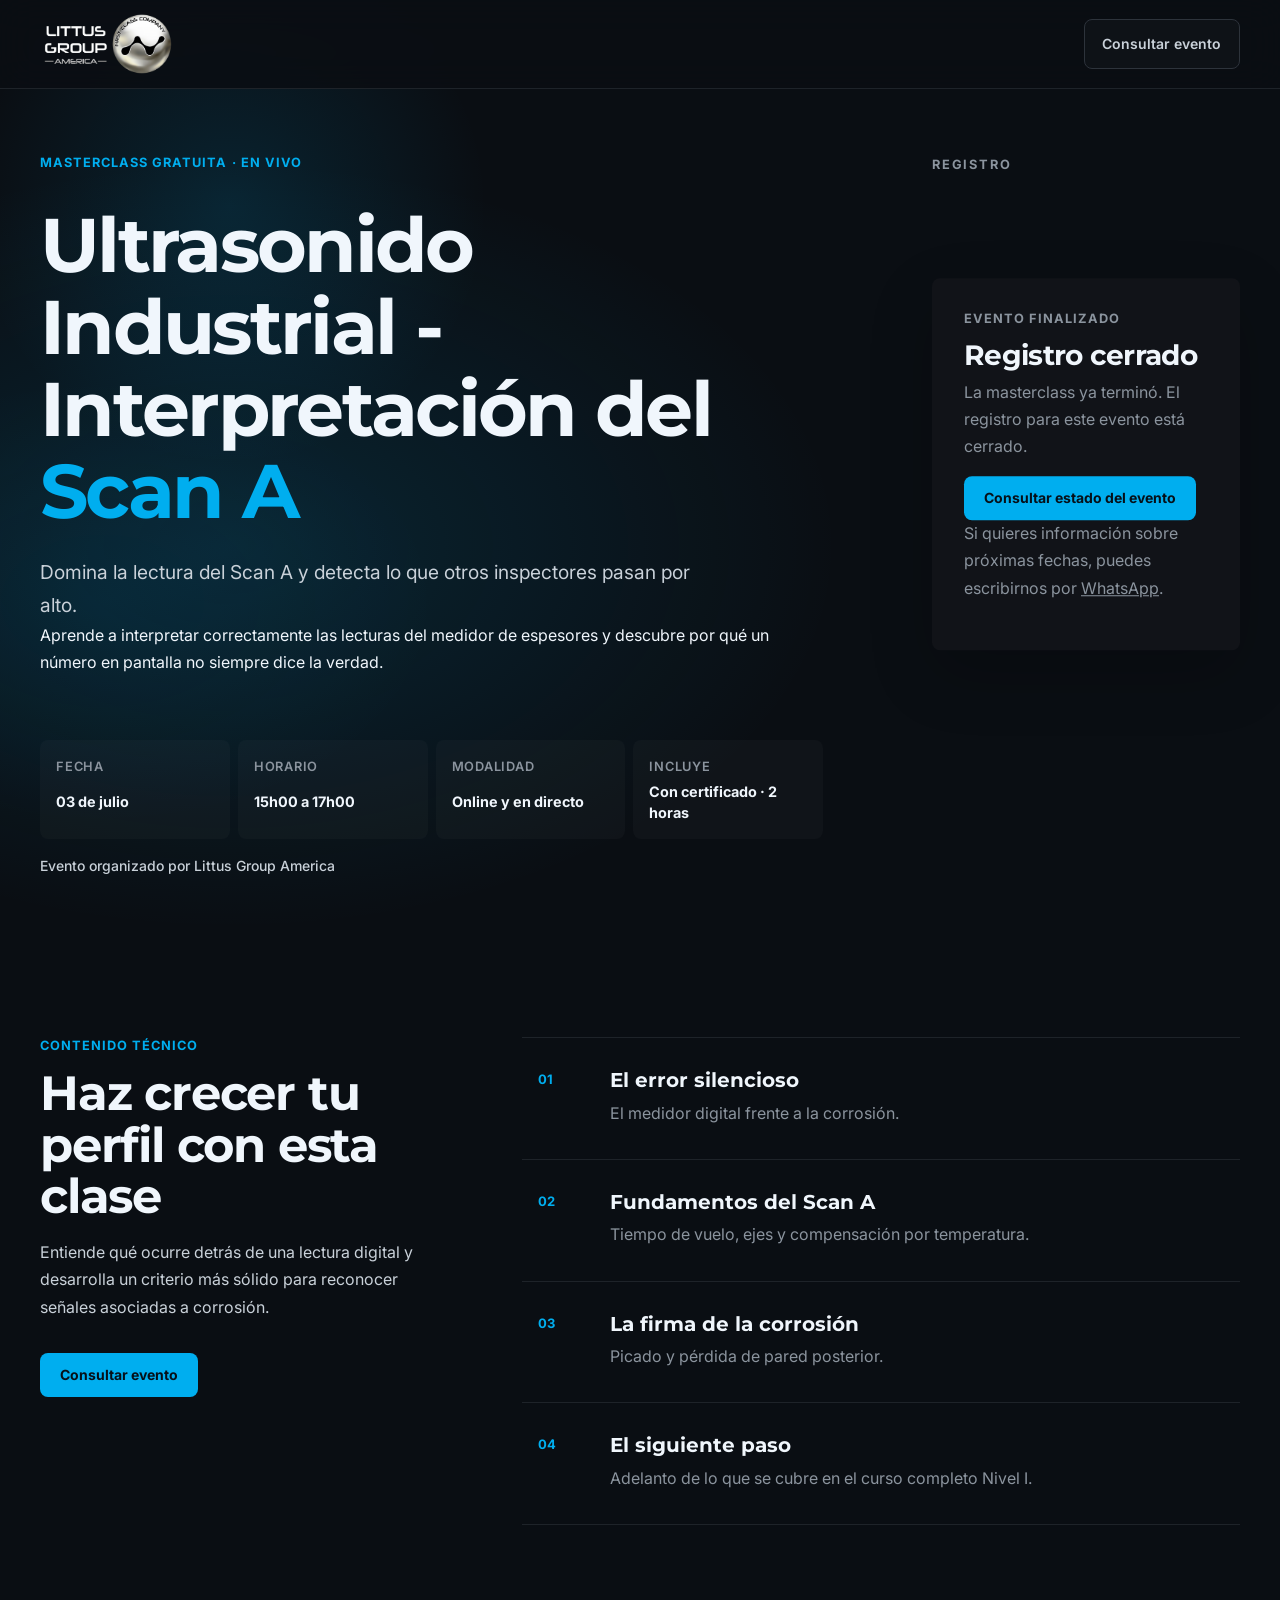
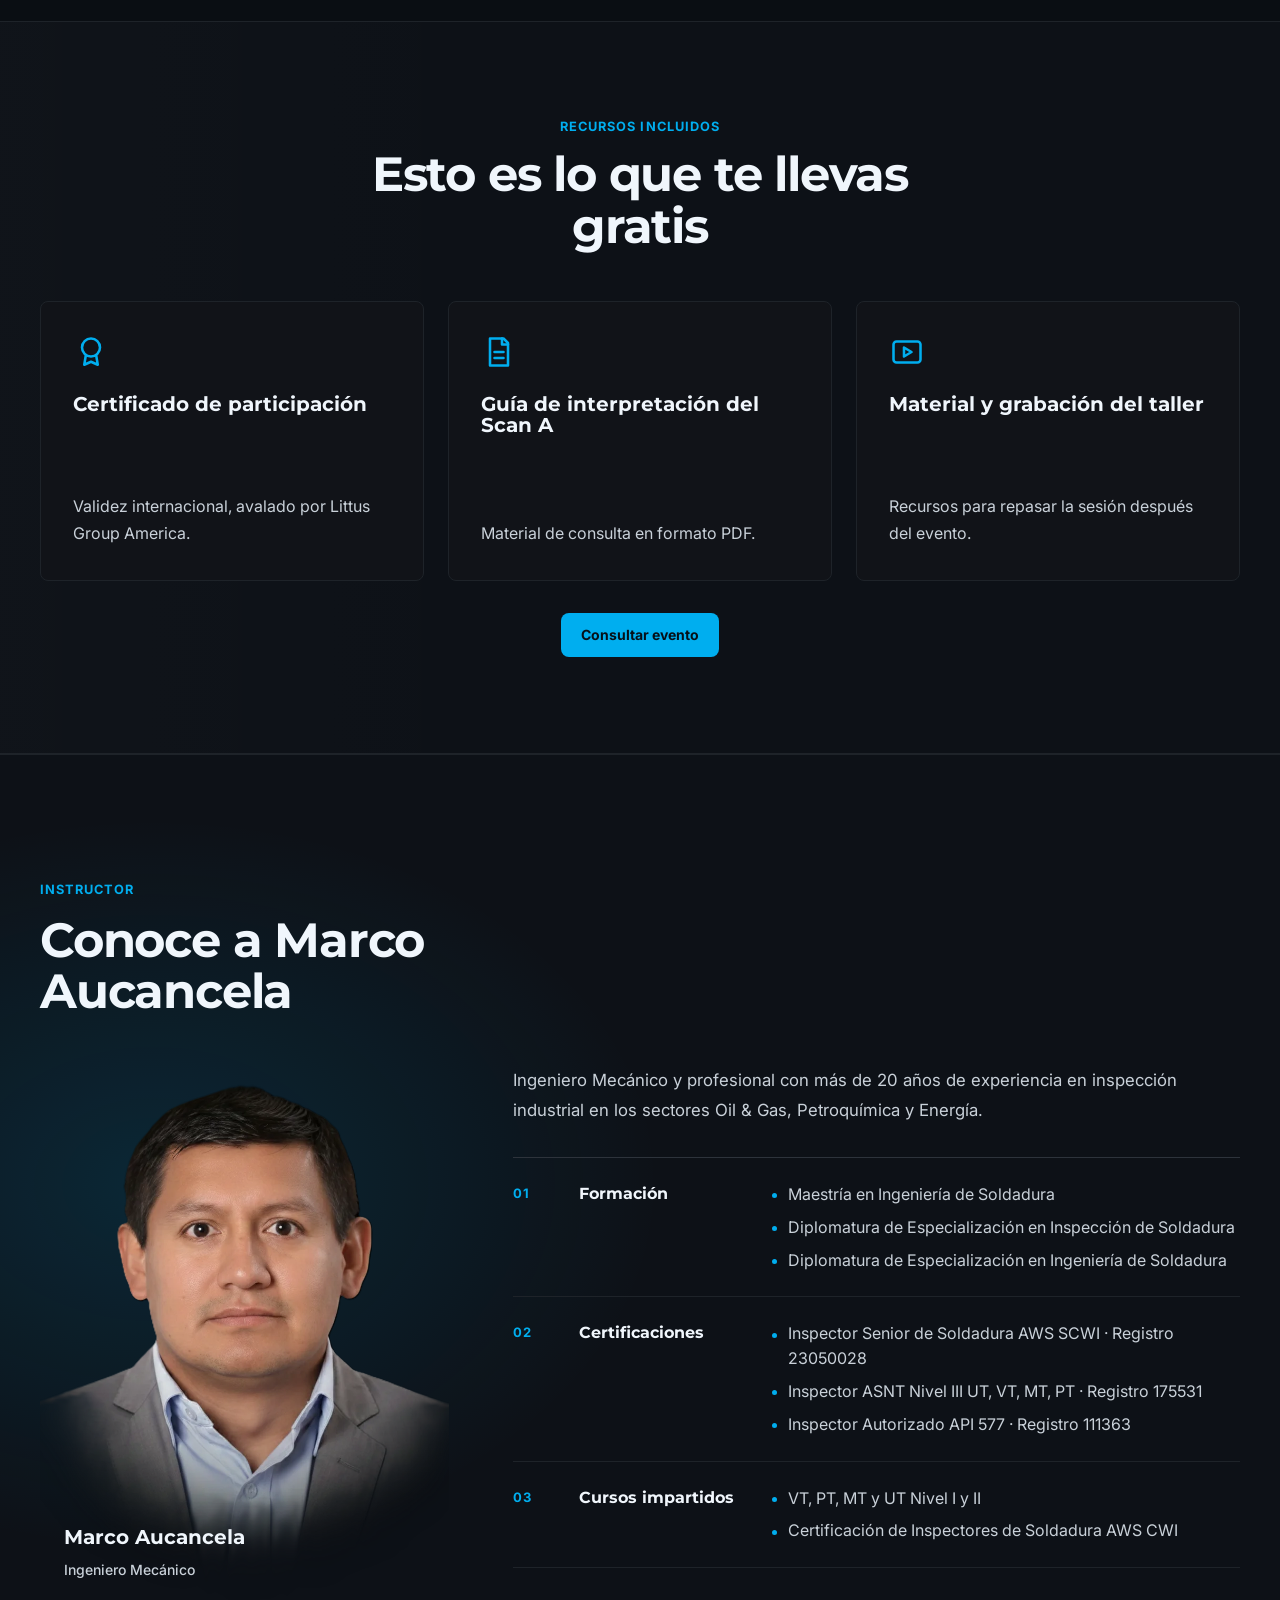
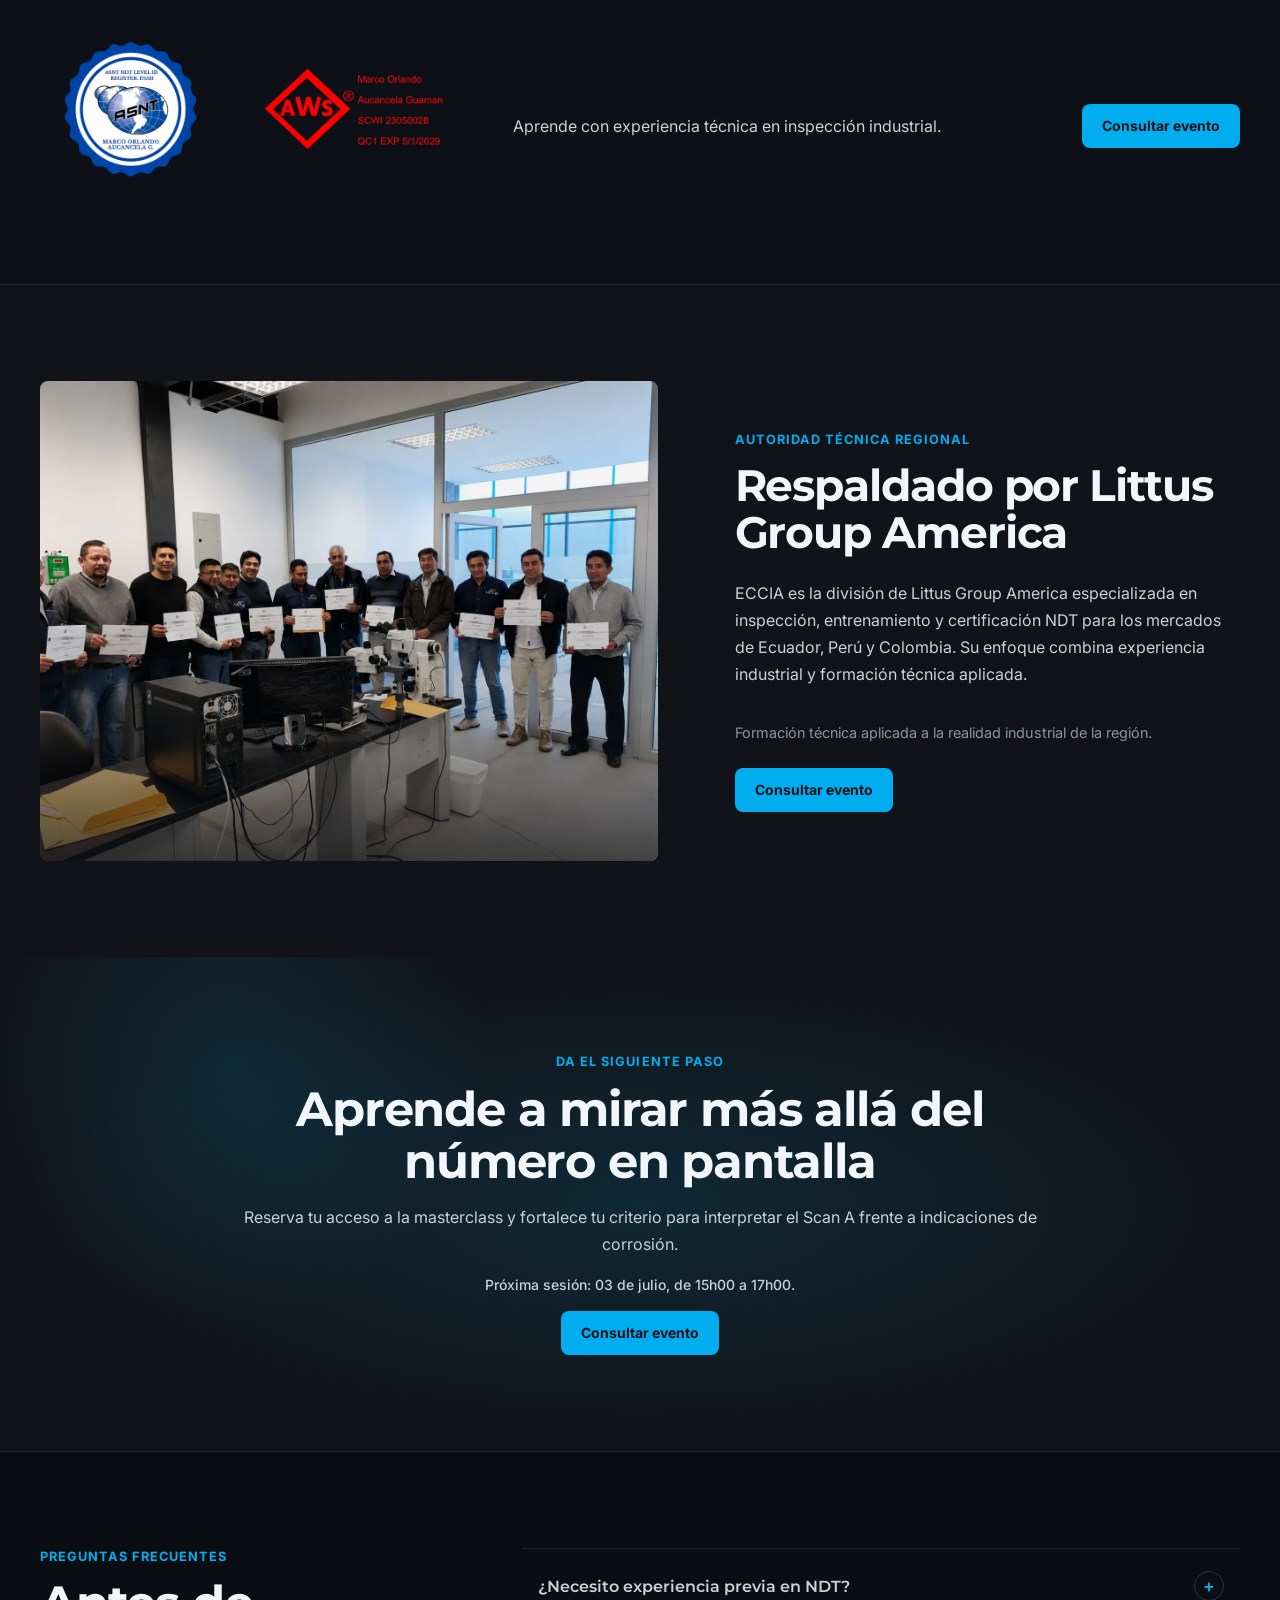
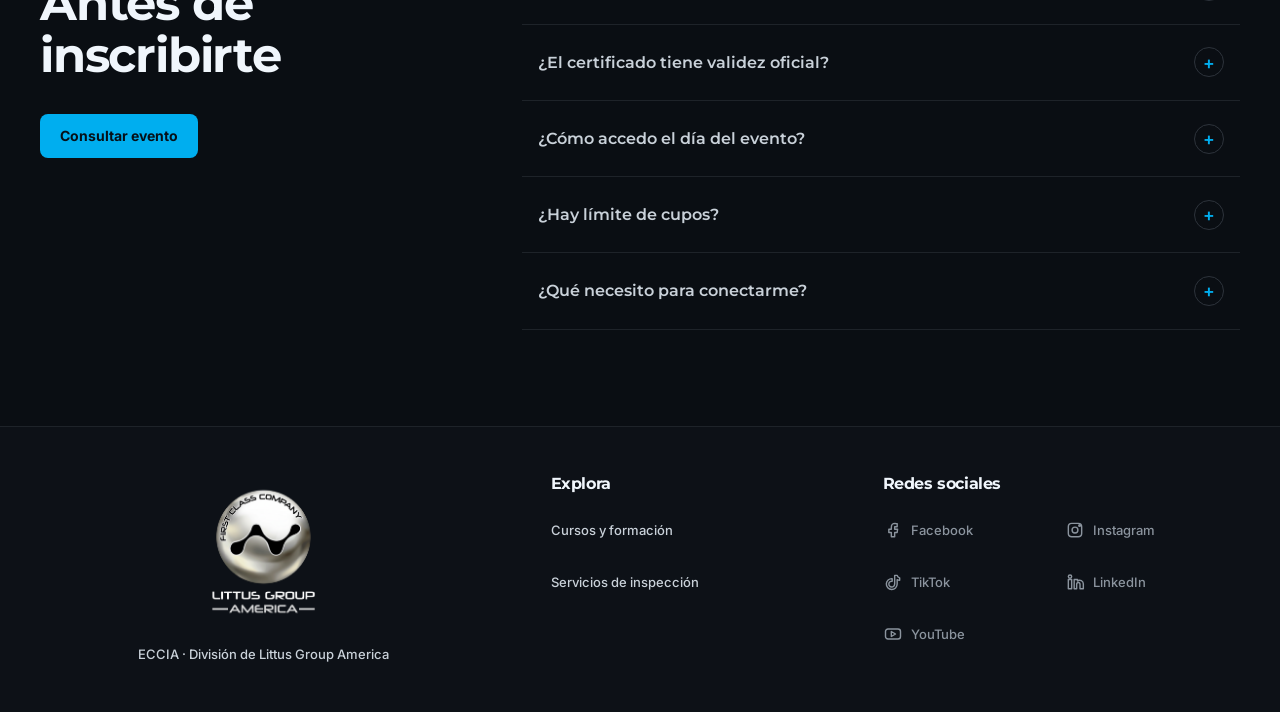
<file: public/index.html>
<!doctype html>
<html lang="es">
  <head>
    <meta charset="UTF-8" />
    <meta name="viewport" content="width=device-width, initial-scale=1" />
    <meta
      name="description"
      content="Ultrasonido - Interpretación del Scan A: taller técnico gratuito de ECCIA sobre medición de espesores frente a corrosión."
    />
    <title>Masterclass Ultrasonido</title>
    <link rel="icon" href="brand/assets/logo.ico" />
    <link rel="preconnect" href="https://fonts.googleapis.com" />
    <link rel="preconnect" href="https://fonts.gstatic.com" crossorigin />
    <link
      href="https://fonts.googleapis.com/css2?family=Inter:wght@400;500;600;700&family=Montserrat:wght@600;700;800&family=Lato:wght@300;400;700&display=swap"
      rel="stylesheet"
    />
    <link rel="stylesheet" href="brand/tokens.css" />
    <link rel="stylesheet" href="brand/components.css" />
    <link rel="stylesheet" href="styles.css" />
    <script src="app.js" defer></script>
  </head>
  <body>
    <noscript>
      <img
        height="1"
        width="1"
        style="display:none"
        src="https://www.facebook.com/tr?id=896484926815497&ev=PageView&noscript=1"
        alt=""
      />
    </noscript>
    <a class="skip-link" href="#contenido-principal">Saltar al contenido</a>

    <header class="site-header">
      <div class="container header-inner">
        <a class="brand-mark" href="#hero" aria-label="ECCIA, inicio">
          <img
            class="brand-logo"
            src="brand/assets/logo-dark2.png"
            alt="ECCIA, división de Littus Group America"
            width="300"
            height="112"
          />
        </a>
        <a class="btn-secondary header-cta" data-registration-cta href="inscripcion.html?evento=ultrasonido-industrial-scan-a">Consultar evento</a>
      </div>
    </header>

    <main id="contenido-principal" tabindex="-1">
      <section class="hero hero-surface spotlight" id="hero" data-spotlight>
        <div class="container hero-editorial">
          <div class="hero-copy">
            <p class="section-eyebrow">Masterclass gratuita · En vivo</p>
            <div class="hero-title-lockup">
              <h1>Ultrasonido Industrial - Interpretación del <span>Scan A</span></h1>
              <p class="hero-lead">
                Domina la lectura del Scan A y detecta lo que otros inspectores
                pasan por alto.
              </p>
              <p>
                Aprende a interpretar correctamente las lecturas del medidor de
                espesores y descubre por qué un número en pantalla no siempre
                dice la verdad.
              </p>
            </div>

            <ul class="hero-metrics" aria-label="Datos principales del taller técnico">
              <li>
                <span>Fecha</span>
                <strong>03 de julio</strong>
              </li>
              <li>
                <span>Horario</span>
                <strong>15h00 a 17h00</strong>
              </li>
              <li>
                <span>Modalidad</span>
                <strong>Online y en directo</strong>
              </li>
              <li>
                <span>Incluye</span>
                <strong>Con certificado · 2 horas</strong>
              </li>
            </ul>
            <p class="authority-line">Evento organizado por Littus Group America</p>
          </div>

          <aside class="registration-rail" aria-labelledby="event-status-title">
            <div class="registration-card">
              <p class="section-eyebrow">Evento finalizado</p>
              <h2 id="event-status-title">Registro cerrado</h2>
              <p>La masterclass ya terminó. El registro para este evento está cerrado.</p>
              <a class="btn-primary" data-registration-cta href="inscripcion.html?evento=ultrasonido-industrial-scan-a">Consultar estado del evento</a>
              <p>Si quieres información sobre próximas fechas, puedes escribirnos por <a href="https://wa.me/59399976669" target="_blank" rel="noopener noreferrer">WhatsApp</a>.</p>
            </div>
          </aside>
        </div>
      </section>

      <section class="section" id="perfil">
        <div class="container split-layout">
          <div class="section-heading">
            <p class="section-eyebrow">Contenido técnico</p>
            <h2>Haz crecer tu perfil con esta clase</h2>
            <p>
              Entiende qué ocurre detrás de una lectura digital y desarrolla
              un criterio más sólido para reconocer señales asociadas a
              corrosión.
            </p>
            <a class="btn-primary" data-registration-cta href="inscripcion.html?evento=ultrasonido-industrial-scan-a">Consultar evento</a>
          </div>
          <ol class="topic-list">
            <li>
              <span>01</span>
              <div>
                <h3>El error silencioso</h3>
                <p>El medidor digital frente a la corrosión.</p>
              </div>
            </li>
            <li>
              <span>02</span>
              <div>
                <h3>Fundamentos del Scan A</h3>
                <p>Tiempo de vuelo, ejes y compensación por temperatura.</p>
              </div>
            </li>
            <li>
              <span>03</span>
              <div>
                <h3>La firma de la corrosión</h3>
                <p>Picado y pérdida de pared posterior.</p>
              </div>
            </li>
            <li>
              <span>04</span>
              <div>
                <h3>El siguiente paso</h3>
                <p>Adelanto de lo que se cubre en el curso completo Nivel I.</p>
              </div>
            </li>
          </ol>
        </div>
      </section>

      <section class="section section-alt" id="beneficios">
        <div class="container">
          <div class="section-heading centered">
            <p class="section-eyebrow">Recursos incluidos</p>
            <h2>Esto es lo que te llevas gratis</h2>
          </div>
          <div class="card-grid">
            <article class="tech-card takeaway-card">
              <svg aria-hidden="true" viewBox="0 0 24 24"><path d="M12 15a6 6 0 1 0 0-12 6 6 0 0 0 0 12Z"/><path d="m8.5 14.5-1 6 4.5-2 4.5 2-1-6"/></svg>
              <h3>Certificado de participación</h3>
              <p>Validez internacional, avalado por Littus Group America.</p>
            </article>
            <article class="tech-card takeaway-card">
              <svg aria-hidden="true" viewBox="0 0 24 24"><path d="M6 3h9l3 3v15H6Z"/><path d="M14 3v4h4M9 12h6M9 16h6"/></svg>
              <h3>Guía de interpretación del Scan A</h3>
              <p>Material de consulta en formato PDF.</p>
            </article>
            <article class="tech-card takeaway-card">
              <svg aria-hidden="true" viewBox="0 0 24 24"><rect x="3" y="5" width="18" height="14" rx="2"/><path d="m10 9 5 3-5 3Z"/></svg>
              <h3>Material y grabación del taller</h3>
              <p>Recursos para repasar la sesión después del evento.</p>
            </article>
          </div>
          <div class="section-cta"><a class="btn-primary" data-registration-cta href="inscripcion.html?evento=ultrasonido-industrial-scan-a">Consultar evento</a></div>
        </div>
      </section>

      <section class="section instructor-section" id="instructor">
        <div class="container">
          <div class="instructor-intro">
            <p class="section-eyebrow">Instructor</p>
            <h2>Conoce a Marco Aucancela</h2>
          </div>

          <div class="speaker-layout">
            <div class="speaker-media">
              <figure class="speaker-photo">
                <img
                  src="src/foto_instructor.webp"
                  alt="Marco Aucancela, instructor de Ultrasonido - Interpretación del Scan A"
                  width="1024"
                  height="1024"
                  loading="lazy"
                  decoding="async"
                />
                <figcaption class="speaker-identity">
                  <strong>Marco Aucancela</strong>
                  <span>Ingeniero Mecánico</span>
                </figcaption>
              </figure>
              <div class="instructor-logos" aria-label="Credenciales del instructor">
                <img
                  src="src/moag_asnt.webp"
                  alt="ASNT Nivel III, UT, VT, MT y PT"
                  width="992"
                  height="720"
                  loading="lazy"
                  decoding="async"
                />
                <img
                  src="src/moag_aws.webp"
                  alt="AWS SCWI, Inspector Senior de Soldadura"
                  width="992"
                  height="720"
                  loading="lazy"
                  decoding="async"
                />
              </div>
            </div>

            <div class="speaker-content">
              <p class="speaker-lead">
                Ingeniero Mecánico y profesional con más de 20 años de
                experiencia en inspección industrial en los sectores Oil &amp;
                Gas, Petroquímica y Energía.
              </p>

              <div class="speaker-details">
                <article>
                  <span class="speaker-detail-index">01</span>
                  <h3>Formación</h3>
                  <ul>
                    <li>Maestría en Ingeniería de Soldadura</li>
                    <li>Diplomatura de Especialización en Inspección de Soldadura</li>
                    <li>Diplomatura de Especialización en Ingeniería de Soldadura</li>
                  </ul>
                </article>
                <article>
                  <span class="speaker-detail-index">02</span>
                  <h3>Certificaciones</h3>
                  <ul>
                    <li>Inspector Senior de Soldadura AWS SCWI · Registro 23050028</li>
                    <li>Inspector ASNT Nivel III UT, VT, MT, PT · Registro 175531</li>
                    <li>Inspector Autorizado API 577 · Registro 111363</li>
                  </ul>
                </article>
                <article>
                  <span class="speaker-detail-index">03</span>
                  <h3>Cursos impartidos</h3>
                  <ul>
                    <li>VT, PT, MT y UT Nivel I y II</li>
                    <li>Certificación de Inspectores de Soldadura AWS CWI</li>
                  </ul>
                </article>
              </div>

              <div class="speaker-action speaker-action--spaced">
                <p>Aprende con experiencia técnica en inspección industrial.</p>
                <a class="btn-primary" data-registration-cta href="inscripcion.html?evento=ultrasonido-industrial-scan-a">Consultar evento</a>
              </div>
            </div>
          </div>
        </div>
      </section>

      <section class="section authority-section" id="respaldo">
        <div class="container authority-layout">
          <figure class="authority-media">
            <img
              src="src/portada.webp"
              alt="Participantes de una formación técnica de Littus Group America con sus certificados"
              width="1452"
              height="1086"
              loading="lazy"
              decoding="async"
            />
          </figure>
          <div class="authority-copy">
            <p class="section-eyebrow">Autoridad técnica regional</p>
            <h2>Respaldado por Littus Group America</h2>
            <p>
              ECCIA es la división de Littus Group America especializada en
              inspección, entrenamiento y certificación NDT para los mercados
              de Ecuador, Perú y Colombia. Su enfoque combina experiencia
              industrial y formación técnica aplicada.
            </p>
            <div class="authority-action">
              <p>Formación técnica aplicada a la realidad industrial de la región.</p>
              <a class="btn-primary" data-registration-cta href="inscripcion.html?evento=ultrasonido-industrial-scan-a">Consultar evento</a>
            </div>
          </div>
        </div>
      </section>

      <section class="final-cta spotlight" id="cierre" data-spotlight>
        <div class="container final-cta-inner">
          <p class="section-eyebrow">Da el siguiente paso</p>
          <h2>Aprende a mirar más allá del número en pantalla</h2>
          <p>
            Reserva tu acceso a la masterclass y fortalece tu criterio para
            interpretar el Scan A frente a indicaciones de corrosión.
          </p>
          <p class="pending-inline">
            Próxima sesión: 03 de julio,
            de 15h00 a 17h00.
          </p>
          <a class="btn-primary" data-registration-cta href="inscripcion.html?evento=ultrasonido-industrial-scan-a">Consultar evento</a>
        </div>
      </section>

      <section class="section" id="faq">
        <div class="container faq-layout">
          <div class="section-heading">
            <p class="section-eyebrow">Preguntas frecuentes</p>
            <h2>Antes de inscribirte</h2>
            <a class="btn-primary" data-registration-cta href="inscripcion.html?evento=ultrasonido-industrial-scan-a">Consultar evento</a>
          </div>
          <div class="faq-list">
            <details>
              <summary>¿Necesito experiencia previa en NDT?</summary>
              <p>
                No se asume dominio avanzado. El contenido introduce los
                fundamentos necesarios para comprender la lectura del Scan A.
              </p>
            </details>
            <details>
              <summary>¿El certificado tiene validez oficial?</summary>
              <p>
                Sí. Tiene validez internacional y está avalado por Littus Group
                America.
              </p>
            </details>
            <details>
              <summary>¿Cómo accedo el día del evento?</summary>
              <p>
                La transmisión será por el canal de YouTube.
                <a
                  href="https://www.youtube.com/live/yW3OQFl76kg?si=F1X3As2vkM9lQ6v_"
                  target="_blank"
                  rel="noopener noreferrer"
                >Abre o guarda el live programado</a>.
              </p>
            </details>
            <details>
              <summary>¿Hay límite de cupos?</summary>
              <p>
                Este taller técnico no tiene límite de cupos. Tu registro nos
                permite confirmar tu participación y enviarte información operativa.
              </p>
            </details>
            <details>
              <summary>¿Qué necesito para conectarme?</summary>
              <p>Solo necesitas una laptop y una conexión estable a internet.</p>
            </details>
          </div>
        </div>
      </section>
    </main>

    <footer aria-label="Información de ECCIA">
      <div class="container footer-inner footer-grid">
        <div class="footer-brand">
          <img
            class="footer-logo"
            src="brand/assets/logo-dark.png"
            alt="ECCIA, división de Littus Group America"
            width="1250"
            height="1251"
            loading="lazy"
          />
          <p>ECCIA · División de Littus Group America</p>
        </div>

        <nav class="footer-navigation" aria-label="Sitios de Littus Group">
          <h2>Explora</h2>
          <ul>
            <li><a href="https://cursos.littusgroup.com" target="_blank" rel="noopener noreferrer">Cursos y formación</a></li>
            <li><a href="https://littusgroup.com" target="_blank" rel="noopener noreferrer">Servicios de inspección</a></li>
          </ul>
        </nav>

        <div class="footer-socials" aria-labelledby="footer-socials-title">
          <h2 id="footer-socials-title">Redes sociales</h2>
          <!-- Sustituir cada span por un enlace cuando ECCIA proporcione la URL oficial. -->
          <ul>
            <li><a class="social-placeholder" href="https://www.facebook.com/profile.php?id=61587063107514" target="_blank" rel="noopener noreferrer" aria-label="Facebook"><svg viewBox="0 0 24 24" aria-hidden="true"><path d="M14 8h3V4.5A15 15 0 0 0 14.4 4C11.8 4 10 5.6 10 8.6V11H7v4h3v5h4v-5h3l.5-4H14V8.8c0-.6.2-.8 0-.8Z"/></svg><span>Facebook</span></a></li>
            <li><a class="social-placeholder" href="https://www.instagram.com/littus_group/" target="_blank" rel="noopener noreferrer" aria-label="Instagram"><svg viewBox="0 0 24 24" aria-hidden="true"><rect x="4" y="4" width="16" height="16" rx="4"/><circle cx="12" cy="12" r="3.5"/><circle cx="17.5" cy="6.5" r="1"/></svg><span>Instagram</span></a></li>
            <li><a class="social-placeholder" href="https://www.tiktok.com/@littus.group.amer" target="_blank" rel="noopener noreferrer" aria-label="TikTok"><svg viewBox="0 0 24 24" aria-hidden="true"><path d="M14 4v10.5a3.5 3.5 0 1 1-3-3.46V8a6.5 6.5 0 1 0 6 6.48V9.2A7 7 0 0 0 20 10V7a4 4 0 0 1-3-3h-3Z"/></svg><span>TikTok</span></a></li>
            <li><a class="social-placeholder" href="https://www.linkedin.com/company/littusgroup/" target="_blank" rel="noopener noreferrer" aria-label="LinkedIn"><svg viewBox="0 0 24 24" aria-hidden="true"><rect x="4" y="9" width="4" height="11"/><circle cx="6" cy="5.5" r="2"/><path d="M11 9h4v1.7A4.5 4.5 0 0 1 22 14.5V20h-4v-5c0-1.5-.7-2.5-2-2.5s-2 1-2 2.5v5h-3V9Z"/></svg><span>LinkedIn</span></a></li>
            <li><a class="social-placeholder" href="https://www.youtube.com/channel/UCc3CD79QwzmX-AVZ5NOx-8Q" target="_blank" rel="noopener noreferrer" aria-label="YouTube"><svg viewBox="0 0 24 24" aria-hidden="true"><rect x="3" y="6" width="18" height="12" rx="3"/><path d="m10 9 5 3-5 3V9Z"/></svg><span>YouTube</span></a></li>
          </ul>
        </div>
      </div>
    </footer>

    <a class="mobile-cta" data-registration-cta href="inscripcion.html?evento=ultrasonido-industrial-scan-a">Consultar evento</a>
  </body>
</html>
</file>
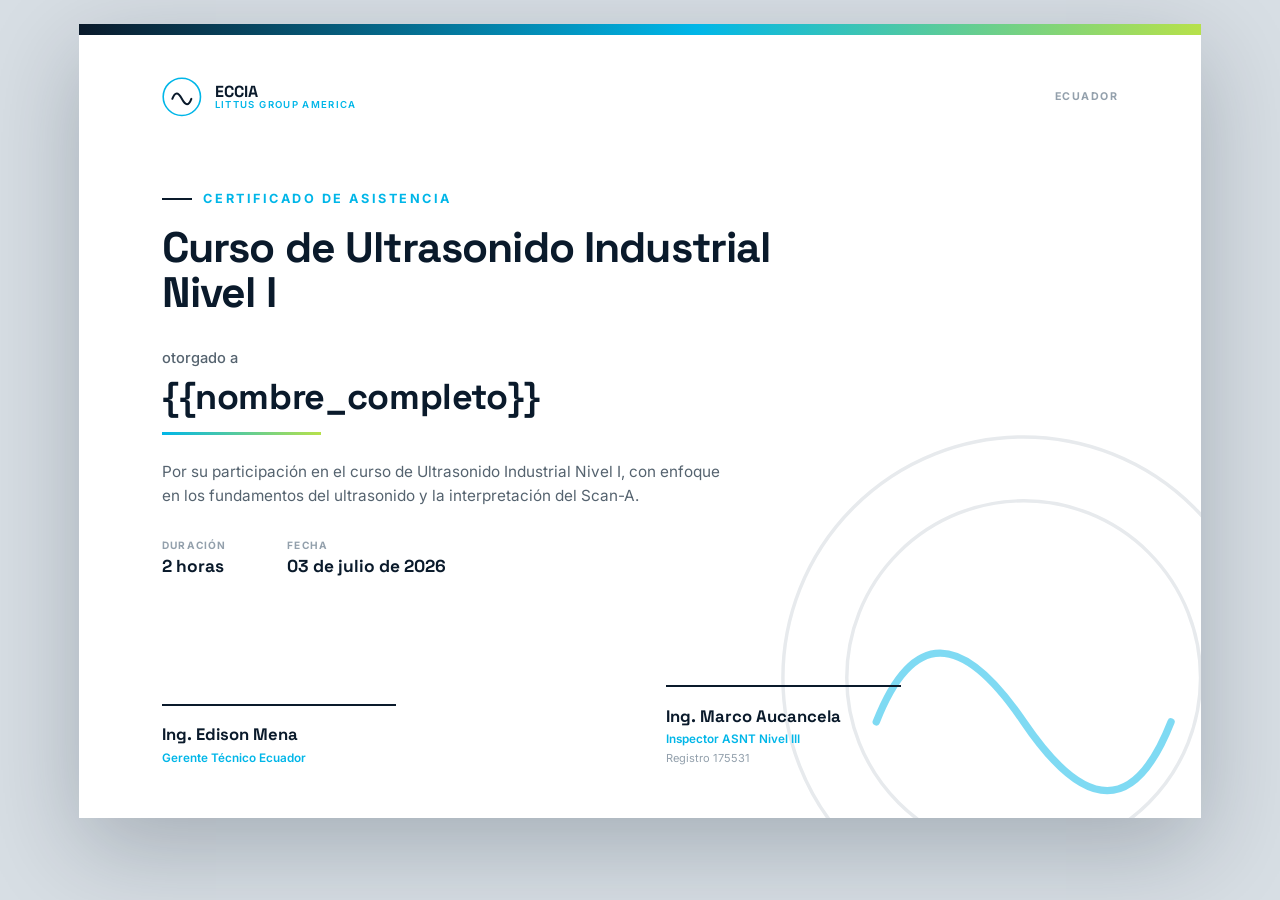
<file: public/certificado_variante_blanca.html>
<!doctype html>
<html lang="es">
  <head>
    <meta charset="utf-8" />
    <meta name="viewport" content="width=device-width, initial-scale=1" />
    <meta name="description" content="Certificado ECCIA para Ultrasonido Industrial Nivel I." />
    <title>Certificado de asistencia | ECCIA</title>
    <link rel="preconnect" href="https://fonts.googleapis.com" />
    <link rel="preconnect" href="https://fonts.gstatic.com" crossorigin />
    <link href="https://fonts.googleapis.com/css2?family=Space+Grotesk:wght@500;600;700&family=Inter:wght@400;500;600;700;800&display=swap" rel="stylesheet" />
    <style>
      :root {
        --ink: #0d1520;
        --slate: #55636f;
        --slate-light: #93a0ac;
        --navy: #0a1a2b;
        --teal: #00b6e8;
        --lime: #b7e14a;
        --paper: #ffffff;
        --hairline: #e7eaed;
      }

      @page { size: A4 landscape; margin: 0; }
      * { box-sizing: border-box; }

      html, body {
        margin: 0;
        min-height: 100%;
        background: #d7dee4;
        color: var(--ink);
        font-family: "Inter", sans-serif;
        -webkit-print-color-adjust: exact;
        print-color-adjust: exact;
      }

      body {
        display: grid;
        place-items: center;
        padding: 24px;
      }

      .certificate {
        position: relative;
        width: 297mm;
        height: 210mm;
        overflow: hidden;
        background: var(--paper);
        box-shadow: 0 30px 90px rgba(7, 22, 38, 0.24);
      }

      /* Acento geométrico esquina inferior derecha */
      .corner-shape {
        position: absolute;
        right: -18mm;
        bottom: -28mm;
        width: 130mm;
        height: 130mm;
        z-index: 0;
      }

      .top-rule {
        position: absolute;
        top: 0;
        left: 0;
        width: 100%;
        height: 3mm;
        background: linear-gradient(90deg, var(--navy) 0%, var(--teal) 55%, var(--lime) 100%);
        z-index: 3;
      }

      .certificate__content {
        position: relative;
        z-index: 2;
        height: 100%;
        padding: 14mm 22mm 14mm;
        display: grid;
        grid-template-rows: auto 1fr auto;
      }

      .certificate__header {
        display: flex;
        align-items: center;
        justify-content: space-between;
      }

      .brand-mark {
        display: flex;
        align-items: center;
        gap: 3.5mm;
      }
      .brand-mark__icon { width: 10.5mm; height: 10.5mm; flex-shrink: 0; }
      .brand-mark__text { display: grid; line-height: 1.1; }
      .brand-mark__text strong {
        font-family: "Space Grotesk", sans-serif;
        font-size: 12pt;
        font-weight: 700;
        color: var(--navy);
      }
      .brand-mark__text span {
        font-size: 7.2pt;
        font-weight: 600;
        color: var(--teal);
        letter-spacing: 0.14em;
        text-transform: uppercase;
      }

      .header-tag {
        color: var(--slate-light);
        font-size: 8pt;
        font-weight: 700;
        letter-spacing: 0.14em;
        text-transform: uppercase;
      }

      .certificate__main {
        display: grid;
        align-content: center;
        justify-items: start;
        text-align: left;
        max-width: 175mm;
      }

      .eyebrow {
        display: inline-flex;
        align-items: center;
        gap: 3mm;
        margin: 0 0 5mm;
        color: var(--teal);
        font-size: 9.5pt;
        font-weight: 700;
        letter-spacing: 0.2em;
        text-transform: uppercase;
      }
      .eyebrow::before {
        content: "";
        width: 8mm;
        height: 2px;
        background: var(--navy);
      }

      h1 {
        margin: 0;
        color: var(--navy);
        font-family: "Space Grotesk", sans-serif;
        font-size: 32pt;
        font-weight: 700;
        letter-spacing: -0.02em;
        line-height: 1.06;
      }

      .awarded-to {
        margin: 9mm 0 2.5mm;
        color: var(--slate);
        font-size: 11pt;
        font-weight: 500;
      }

      .recipient {
        margin: 0;
        color: var(--navy);
        font-family: "Space Grotesk", sans-serif;
        font-size: 27pt;
        font-weight: 700;
        letter-spacing: -0.01em;
        line-height: 1.12;
      }

      .recipient-underline {
        width: 42mm;
        height: 3px;
        margin: 4mm 0 0;
        background: linear-gradient(90deg, var(--teal) 0%, var(--lime) 100%);
      }

      .description {
        max-width: 152mm;
        margin: 6.5mm 0 0;
        color: var(--slate);
        font-size: 11.5pt;
        line-height: 1.6;
      }

      .details {
        display: flex;
        gap: 16mm;
        margin-top: 8mm;
      }
      .detail { display: grid; gap: 1mm; }
      .detail span {
        color: var(--slate-light);
        font-size: 7.6pt;
        font-weight: 700;
        letter-spacing: 0.12em;
        text-transform: uppercase;
      }
      .detail strong {
        color: var(--navy);
        font-family: "Space Grotesk", sans-serif;
        font-size: 13pt;
        font-weight: 700;
      }

      .certificate__footer {
        display: grid;
        grid-template-columns: 1fr 1fr;
        gap: 14mm;
        align-items: end;
        min-height: 30mm;
      }

      .signature {
        display: grid;
        justify-items: start;
        gap: 1.2mm;
        color: var(--slate);
        text-align: left;
      }

      .signature__line {
        width: 62mm;
        height: 2px;
        margin-bottom: 4mm;
        background: var(--navy);
      }

      .signature strong {
        color: var(--navy);
        font-family: "Space Grotesk", sans-serif;
        font-size: 12.5pt;
        font-weight: 700;
        line-height: 1.25;
      }

      .signature__role {
        display: block;
        color: var(--teal);
        font-size: 8.8pt;
        font-weight: 600;
      }
      .signature span.reg {
        color: var(--slate-light);
        font-size: 8.3pt;
      }

      @media print {
        body { display: block; padding: 0; background: #fff; }
        .certificate { width: 297mm; height: 210mm; box-shadow: none; }
      }
    </style>
  </head>
  <body>
    <article class="certificate" aria-label="Certificado de asistencia ECCIA">
      <div class="top-rule" aria-hidden="true"></div>
      <svg class="corner-shape" viewBox="0 0 200 200" xmlns="http://www.w3.org/2000/svg" aria-hidden="true">
        <circle cx="100" cy="100" r="98" fill="none" stroke="#e7eaed" stroke-width="1.4"/>
        <circle cx="100" cy="100" r="72" fill="none" stroke="#e7eaed" stroke-width="1.4"/>
        <path d="M40 118 Q 62 62 100 118 Q 138 174 160 118" fill="none" stroke="#00B6E8" stroke-width="3" stroke-linecap="round" opacity="0.5"/>
      </svg>

      <div class="certificate__content">
        <header class="certificate__header">
          <div class="brand-mark">
            <svg class="brand-mark__icon" viewBox="0 0 100 100" xmlns="http://www.w3.org/2000/svg" aria-hidden="true">
              <circle cx="50" cy="50" r="47" fill="none" stroke="#00B6E8" stroke-width="4"/>
              <path d="M26 55 Q 36 28 50 55 Q 64 82 74 55" fill="none" stroke="#0A1A2B" stroke-width="5" stroke-linecap="round"/>
            </svg>
            <div class="brand-mark__text">
              <strong>ECCIA</strong>
              <span>Littus Group America</span>
            </div>
          </div>
          <span class="header-tag">Ecuador</span>
        </header>

        <main class="certificate__main">
          <p class="eyebrow">Certificado de asistencia</p>
          <h1>Curso de Ultrasonido Industrial Nivel I</h1>
          <p class="awarded-to">otorgado a</p>
          <p class="recipient">{{nombre_completo}}</p>
          <div class="recipient-underline" aria-hidden="true"></div>
          <p class="description">
            Por su participación en el curso de Ultrasonido Industrial Nivel I, con enfoque en los fundamentos del ultrasonido y la interpretación del Scan-A.
          </p>
          <div class="details" aria-label="Duración y fecha">
            <div class="detail">
              <span>Duración</span>
              <strong>2 horas</strong>
            </div>
            <div class="detail">
              <span>Fecha</span>
              <strong>03 de julio de 2026</strong>
            </div>
          </div>
        </main>

        <footer class="certificate__footer">
          <div class="signature">
            <span class="signature__line" aria-hidden="true"></span>
            <strong>Ing. Edison Mena</strong>
            <span class="signature__role">Gerente Técnico Ecuador</span>
          </div>
          <div class="signature">
            <span class="signature__line" aria-hidden="true"></span>
            <strong>Ing. Marco Aucancela</strong>
            <span class="signature__role">Inspector ASNT Nivel III</span>
            <span class="reg">Registro 175531</span>
          </div>
        </footer>
      </div>
    </article>
  </body>
</html>
</file>
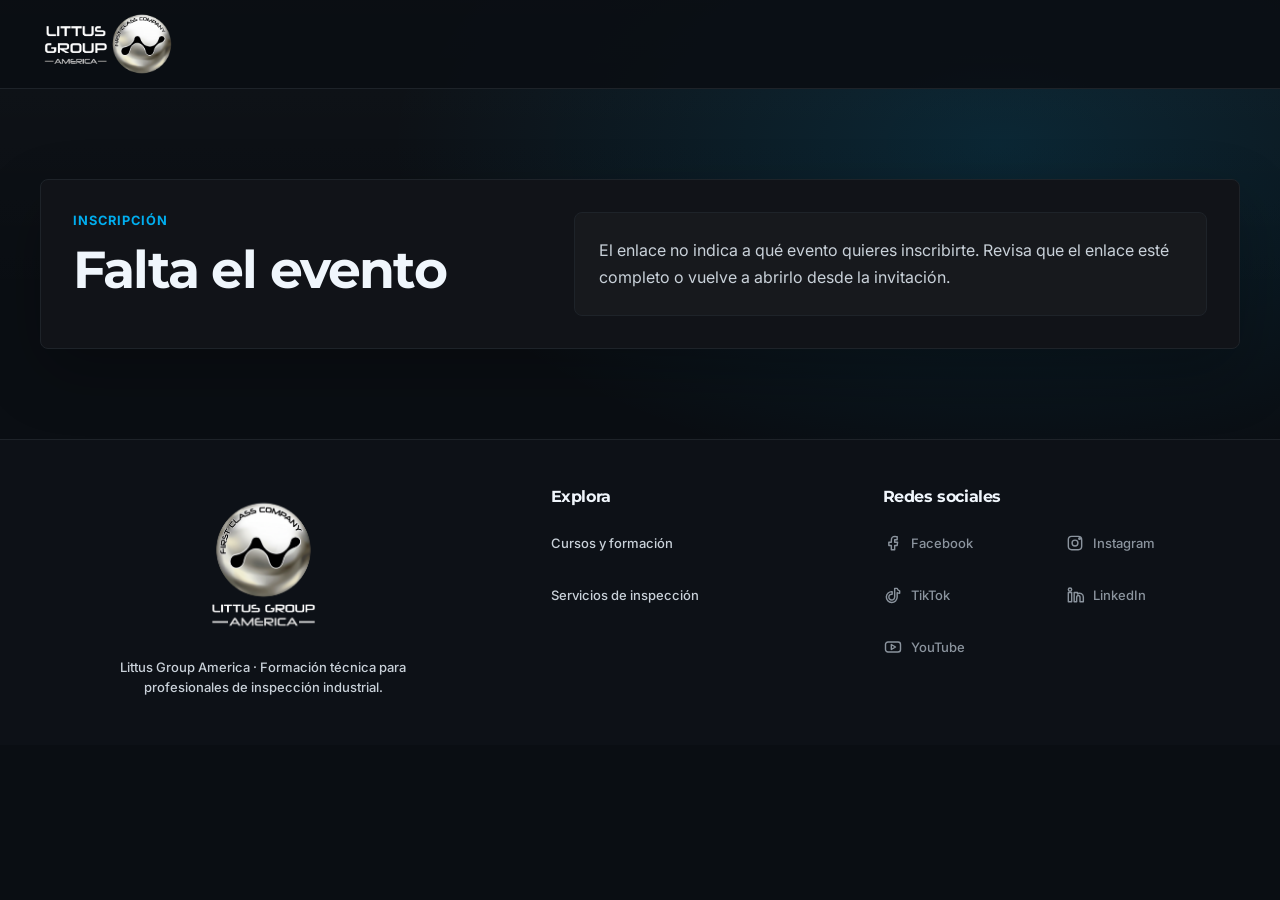
<file: public/inscripcion.html>
<!doctype html>
<html lang="es">
  <head>
    <meta charset="utf-8" />
    <meta name="viewport" content="width=device-width, initial-scale=1" />
    <meta name="description" content="Inscríbete a los webinars y cursos de ECCIA, división de Littus Group America." />
    <title>Inscripción | ECCIA</title>
    <meta property="og:title" content="Inscripción | ECCIA" />
    <meta property="og:description" content="Inscríbete a los webinars y cursos de ECCIA, división de Littus Group America." />
    <meta property="og:type" content="website" />
    <link rel="icon" href="brand/assets/logo.ico" />
    <link rel="preconnect" href="https://fonts.googleapis.com" />
    <link rel="preconnect" href="https://fonts.gstatic.com" crossorigin />
    <link
      href="https://fonts.googleapis.com/css2?family=Inter:wght@400;500;600;700&family=Montserrat:wght@600;700;800&family=Lato:wght@300;400;700&display=swap"
      rel="stylesheet"
    />
    <link rel="stylesheet" href="brand/tokens.css" />
    <link rel="stylesheet" href="brand/components.css" />
    <link rel="stylesheet" href="styles.css" />
    <script type="module" src="js/inscripcion/main.js"></script>
  </head>
  <body class="inscripcion-page">
    <a class="skip-link" href="#contenido-principal">Saltar al contenido</a>

    <header class="claim-header" aria-label="ECCIA">
      <div class="container claim-header__inner">
        <a class="brand-mark" href="index.html" aria-label="ECCIA, inicio">
          <img
            class="brand-logo"
            src="brand/assets/logo-dark2.png"
            alt="ECCIA, división de Littus Group America"
            width="300"
            height="112"
          />
        </a>
      </div>
    </header>

    <!-- Every event shares this page: its content comes from the public
         catalog through js/inscripcion/, selected by ?evento=<code>. -->
    <main class="inscripcion-shell" id="contenido-principal" tabindex="-1">
      <article class="inscripcion-card tech-card inscripcion-layout" aria-labelledby="inscripcion-titulo">
        <header class="inscripcion-evento" id="inscripcion-evento">
          <p class="section-eyebrow">Inscripción</p>
          <h1 id="inscripcion-titulo">Inscripción a evento</h1>
        </header>
        <div class="inscripcion-contenido" id="inscripcion-contenido">
          <p class="inscripcion-aviso" role="status">Cargando la información del evento.</p>
          <noscript>
            <p class="inscripcion-aviso">Esta página necesita JavaScript activado para mostrar el formulario de inscripción.</p>
          </noscript>
        </div>
      </article>
    </main>

    <!-- Same footer as validar-certificado.html, reused verbatim: no new
         colors, logos or typography. Its ids carry this page's prefix. -->
    <footer aria-label="Información de Littus Group America">
      <div class="container footer-inner footer-grid">
        <div class="footer-brand">
          <img
            class="footer-logo"
            src="brand/assets/logo-dark.png"
            alt="ECCIA, división de Littus Group America"
            width="1250"
            height="1251"
            loading="lazy"
          />
          <p>Littus Group America · Formación técnica para profesionales de inspección industrial.</p>
        </div>

        <nav class="footer-navigation" aria-label="Sitios de Littus Group">
          <h2>Explora</h2>
          <ul>
            <li><a href="https://cursos.littusgroup.com" target="_blank" rel="noopener noreferrer">Cursos y formación</a></li>
            <li><a href="https://littusgroup.com" target="_blank" rel="noopener noreferrer">Servicios de inspección</a></li>
          </ul>
        </nav>

        <div class="footer-socials" aria-labelledby="inscripcion-footer-socials-title">
          <h2 id="inscripcion-footer-socials-title">Redes sociales</h2>
          <ul>
            <li><a class="social-placeholder" href="https://www.facebook.com/profile.php?id=61587063107514" target="_blank" rel="noopener noreferrer" aria-label="Facebook"><svg viewBox="0 0 24 24" aria-hidden="true"><path d="M14 8h3V4.5A15 15 0 0 0 14.4 4C11.8 4 10 5.6 10 8.6V11H7v4h3v5h4v-5h3l.5-4H14V8.8c0-.6.2-.8 0-.8Z"/></svg><span>Facebook</span></a></li>
            <li><a class="social-placeholder" href="https://www.instagram.com/littus_group/" target="_blank" rel="noopener noreferrer" aria-label="Instagram"><svg viewBox="0 0 24 24" aria-hidden="true"><rect x="4" y="4" width="16" height="16" rx="4"/><circle cx="12" cy="12" r="3.5"/><circle cx="17.5" cy="6.5" r="1"/></svg><span>Instagram</span></a></li>
            <li><a class="social-placeholder" href="https://www.tiktok.com/@littus.group.amer" target="_blank" rel="noopener noreferrer" aria-label="TikTok"><svg viewBox="0 0 24 24" aria-hidden="true"><path d="M14 4v10.5a3.5 3.5 0 1 1-3-3.46V8a6.5 6.5 0 1 0 6 6.48V9.2A7 7 0 0 0 20 10V7a4 4 0 0 1-3-3h-3Z"/></svg><span>TikTok</span></a></li>
            <li><a class="social-placeholder" href="https://www.linkedin.com/company/littusgroup/" target="_blank" rel="noopener noreferrer" aria-label="LinkedIn"><svg viewBox="0 0 24 24" aria-hidden="true"><rect x="4" y="9" width="4" height="11"/><circle cx="6" cy="5.5" r="2"/><path d="M11 9h4v1.7A4.5 4.5 0 0 1 22 14.5V20h-4v-5c0-1.5-.7-2.5-2-2.5s-2 1-2 2.5v5h-3V9Z"/></svg><span>LinkedIn</span></a></li>
            <li><a class="social-placeholder" href="https://www.youtube.com/channel/UCc3CD79QwzmX-AVZ5NOx-8Q" target="_blank" rel="noopener noreferrer" aria-label="YouTube"><svg viewBox="0 0 24 24" aria-hidden="true"><rect x="3" y="6" width="18" height="12" rx="3"/><path d="m10 9 5 3-5 3V9Z"/></svg><span>YouTube</span></a></li>
          </ul>
        </div>
      </div>
    </footer>
  </body>
</html>
</file>
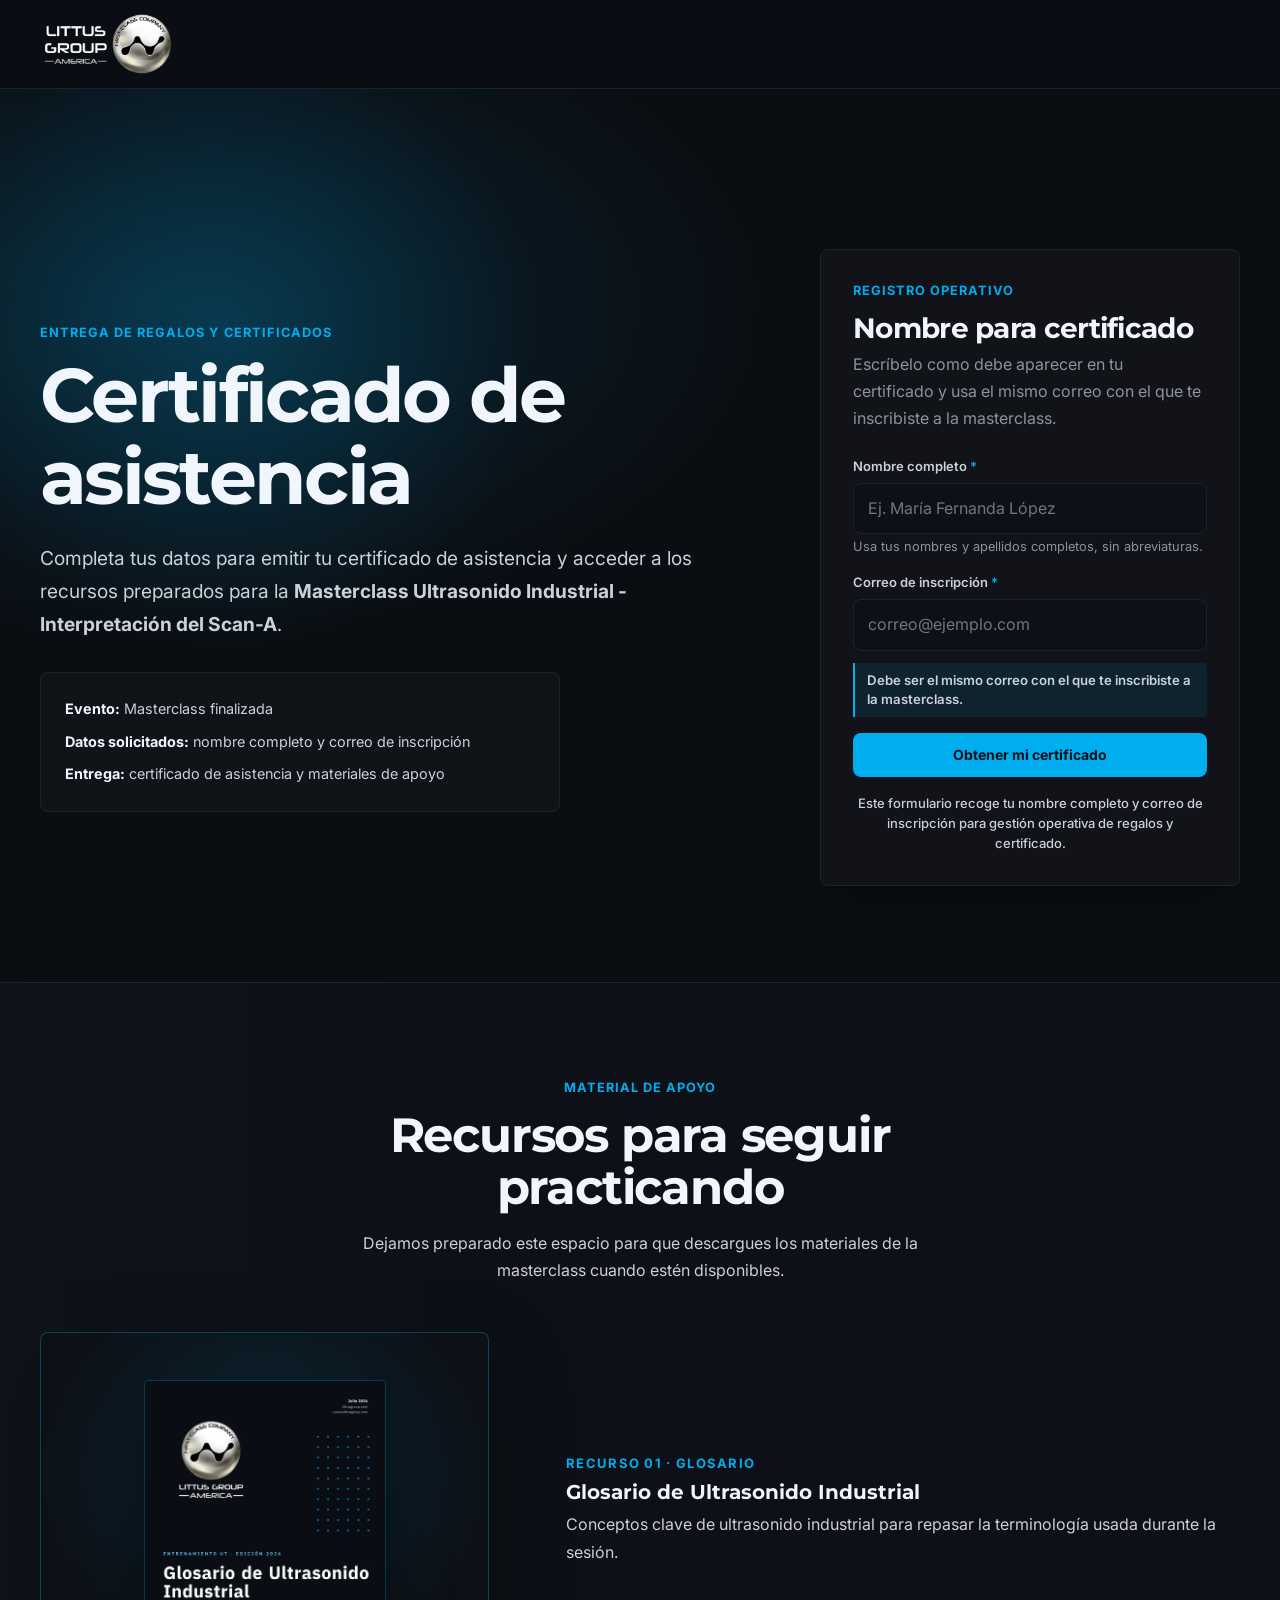
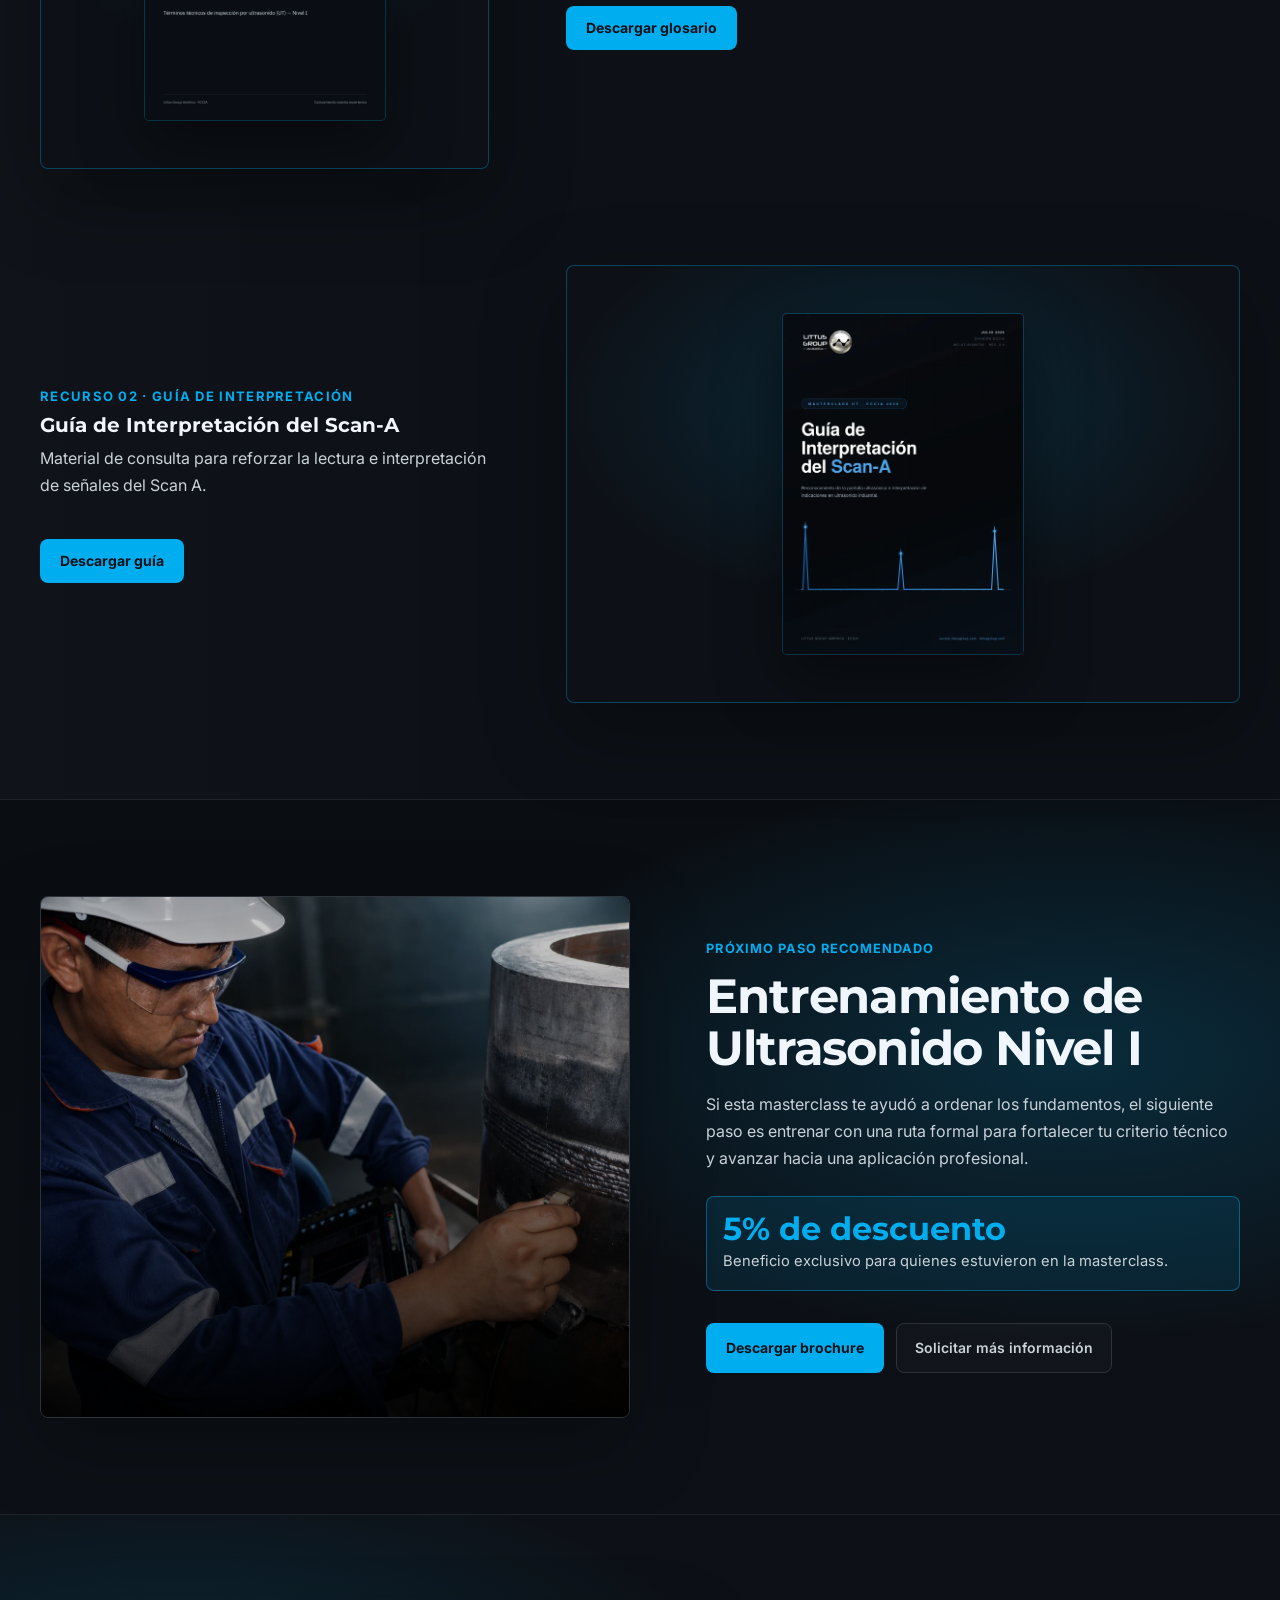
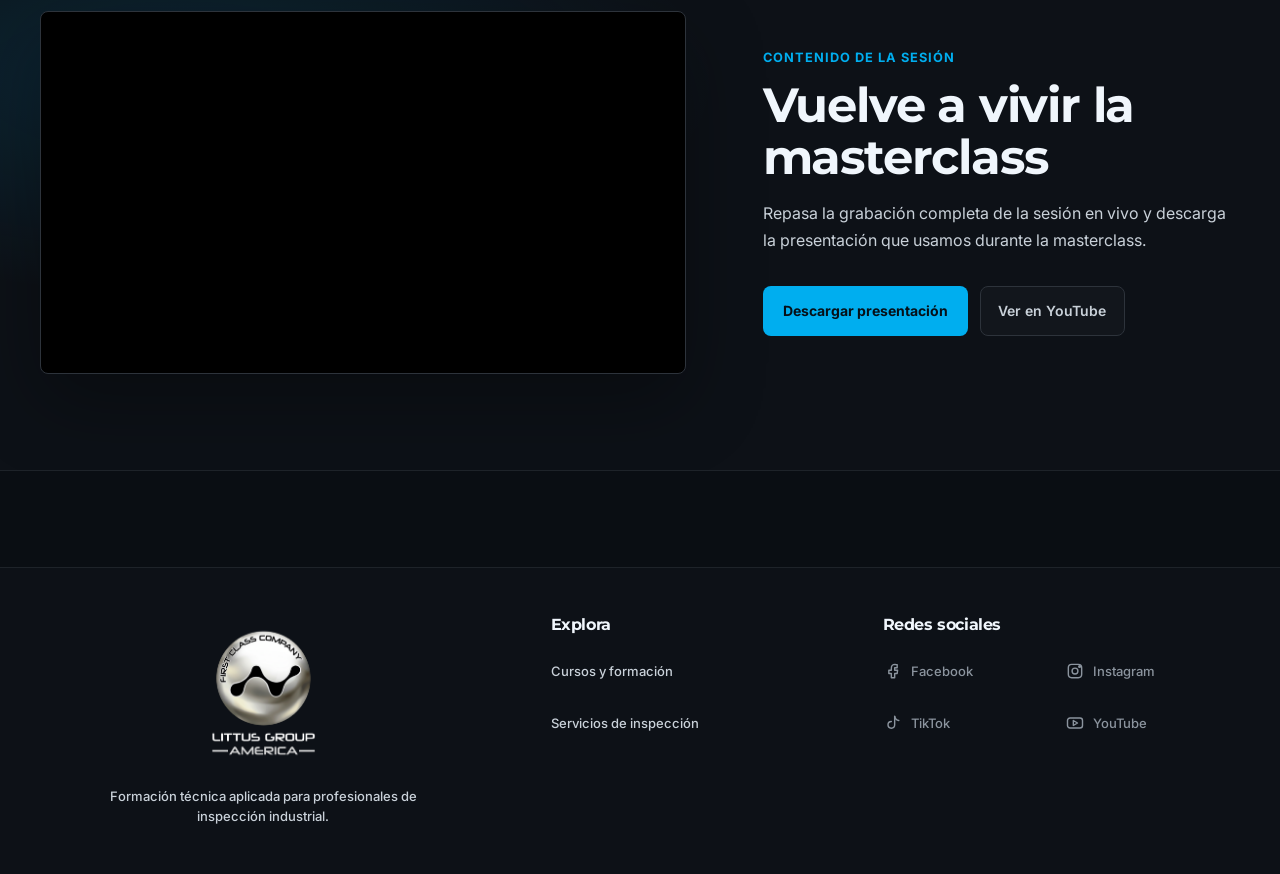
<file: public/regalos.html>
<!doctype html>
<html lang="es">
  <head>
    <meta charset="utf-8" />
    <meta name="viewport" content="width=device-width, initial-scale=1" />
    <meta
      name="description"
      content="Registro operativo para entrega de regalos y certificados de la Masterclass Ultrasonido Industrial - Interpretación del Scan-A."
    />
    <title>Entrega de regalos y certificados | ECCIA</title>
    <link rel="icon" href="brand/assets/logo.ico" />
    <link rel="preconnect" href="https://fonts.googleapis.com" />
    <link rel="preconnect" href="https://fonts.gstatic.com" crossorigin />
    <link
      href="https://fonts.googleapis.com/css2?family=Inter:wght@400;500;600;700&family=Montserrat:wght@600;700;800&family=Lato:wght@300;400;700&display=swap"
      rel="stylesheet"
    />
    <link rel="stylesheet" href="brand/tokens.css" />
    <link rel="stylesheet" href="brand/components.css" />
    <link rel="stylesheet" href="styles.css" />
  </head>
  <body class="claim-page">
    <a class="skip-link" href="#contenido-principal">Saltar al contenido</a>

    <header class="claim-header" aria-label="ECCIA">
      <div class="container claim-header__inner">
        <img
          class="brand-logo"
          src="brand/assets/logo-dark2.png"
          alt="ECCIA, división de Littus Group America"
          width="300"
          height="112"
        />
      </div>
    </header>

    <main id="contenido-principal" class="claim-main" tabindex="-1">
      <section class="claim-hero spotlight" data-spotlight aria-labelledby="claim-title">
        <div class="container claim-layout">
        <div class="claim-copy">
          <p class="section-eyebrow">Entrega de regalos y certificados</p>
          <h1 id="claim-title">Certificado de asistencia</h1>
          <p>
            Completa tus datos para emitir tu certificado de asistencia y
            acceder a los recursos preparados para la
            <strong>Masterclass Ultrasonido Industrial - Interpretación del Scan-A</strong>.
          </p>

          <div class="claim-summary" aria-label="Datos de la masterclass">
            <p><strong>Evento:</strong> Masterclass finalizada</p>
            <p><strong>Datos solicitados:</strong> nombre completo y correo de inscripción</p>
            <p><strong>Entrega:</strong> certificado de asistencia y materiales de apoyo</p>
          </div>
        </div>

        <aside class="claim-card" aria-labelledby="certificate-form-title">
          <p class="form-kicker">Registro operativo</p>
          <h2 id="certificate-form-title">Nombre para certificado</h2>
          <p>
            Escríbelo como debe aparecer en tu certificado y usa el mismo correo
            con el que te inscribiste a la masterclass.
          </p>

          <form id="certificado-form" aria-describedby="certificate-note" novalidate>
            <div class="field">
              <label for="nombre_completo">
                Nombre completo
                <span class="required-mark" aria-hidden="true">*</span>
              </label>
              <input
                class="input"
                id="nombre_completo"
                name="nombre_completo"
                type="text"
                autocomplete="name"
                minlength="5"
                maxlength="160"
                required
                placeholder="Ej. María Fernanda López"
                aria-describedby="nombre-completo-help"
              />
              <p class="field-help" id="nombre-completo-help">
                Usa tus nombres y apellidos completos, sin abreviaturas.
              </p>
            </div>

            <div class="field">
              <label for="correo">
                Correo de inscripción
                <span class="required-mark" aria-hidden="true">*</span>
              </label>
              <input
                class="input"
                id="correo"
                name="correo"
                type="email"
                autocomplete="email"
                maxlength="254"
                required
                placeholder="correo@ejemplo.com"
                aria-describedby="correo-help"
              />
              <p class="field-help field-help--emphasis" id="correo-help">
                Debe ser el mismo correo con el que te inscribiste a la masterclass.
              </p>
            </div>

            <button class="btn-primary submit-button" type="submit">
              Obtener mi certificado
            </button>

            <p class="form-note" id="certificate-note">
              Este formulario recoge tu nombre completo y correo de inscripción
              para gestión operativa de regalos y certificado.
            </p>
          </form>

          <div
            class="form-status"
            role="status"
            aria-live="polite"
            tabindex="-1"
            hidden
          ></div>
        </aside>
        </div>
      </section>

      <section class="section section-alt" id="recursos" aria-labelledby="resources-title">
        <div class="container">
          <div class="section-heading centered">
            <p class="section-eyebrow">Material de apoyo</p>
            <h2 id="resources-title">Recursos para seguir practicando</h2>
            <p>
              Dejamos preparado este espacio para que descargues los materiales
              de la masterclass cuando estén disponibles.
            </p>
          </div>

          <article class="gift-feature">
            <figure class="gift-feature__media">
              <img
                src="src/glosario-terminos.webp"
                alt="Portada del Glosario de Ultrasonido Industrial ECCIA"
                width="992"
                height="1403"
                loading="lazy"
              />
            </figure>
            <div class="gift-feature__copy">
              <p class="gift-feature__index">Recurso 01 · Glosario</p>
              <h3>Glosario de Ultrasonido Industrial</h3>
              <p>
                Conceptos clave de ultrasonido industrial para repasar la
                terminología usada durante la sesión.
              </p>
              <a class="btn-primary" href="descargas/glosario-terminos.pdf" download>
                Descargar glosario
              </a>
            </div>
          </article>

          <article class="gift-feature gift-feature--reverse">
            <figure class="gift-feature__media">
              <img
                src="src/guia-interpretacion-scan-a.webp"
                alt="Portada de la Guía de Interpretación del Scan-A ECCIA"
                width="992"
                height="1403"
                loading="lazy"
              />
            </figure>
            <div class="gift-feature__copy">
              <p class="gift-feature__index">Recurso 02 · Guía de interpretación</p>
              <h3>Guía de Interpretación del Scan-A</h3>
              <p>
                Material de consulta para reforzar la lectura e interpretación
                de señales del Scan A.
              </p>
              <a class="btn-primary" href="descargas/guia-interpretacion-scan-a.pdf" download>
                Descargar guía
              </a>
            </div>
          </article>
        </div>
      </section>

      <section class="course-next" aria-labelledby="course-next-title">
        <div class="container course-next__layout">
          <figure class="course-next__media">
            <img
              src="src/curso_ut.webp"
              alt="Entrenamiento de Ultrasonido Industrial Nivel I de ECCIA"
              width="1200"
              height="900"
              loading="lazy"
            />
          </figure>

          <div class="course-next__copy">
            <p class="section-eyebrow">Próximo paso recomendado</p>
            <h2 id="course-next-title">Entrenamiento de Ultrasonido Nivel I</h2>
            <p>
              Si esta masterclass te ayudó a ordenar los fundamentos, el
              siguiente paso es entrenar con una ruta formal para fortalecer tu
              criterio técnico y avanzar hacia una aplicación profesional.
            </p>
            <div class="course-next__discount" aria-label="Beneficio para asistentes">
              <strong>5% de descuento</strong>
              <span>Beneficio exclusivo para quienes estuvieron en la masterclass.</span>
            </div>
            <div class="course-next__actions">
              <a class="btn-primary" href="descargas/brochure-ultrasonido-nivel-i.pdf" download>
                Descargar brochure
              </a>
              <a
                class="btn-secondary"
                href="https://wa.me/593999766694"
                target="_blank"
                rel="noopener noreferrer"
              >
                Solicitar más información
              </a>
            </div>
          </div>
        </div>
      </section>

      <section class="section replay-section" id="repeticion" aria-labelledby="repeticion-title">
        <div class="container replay-layout">
          <div class="replay-media">
            <iframe
              src="https://www.youtube.com/embed/yW3OQFl76kg"
              title="Grabación completa de la Masterclass Ultrasonido Industrial - Interpretación del Scan-A"
              loading="lazy"
              allow="accelerometer; encrypted-media; gyroscope; picture-in-picture; web-share"
              allowfullscreen
            ></iframe>
          </div>
          <div class="replay-copy">
            <p class="section-eyebrow">Contenido de la sesión</p>
            <h2 id="repeticion-title">Vuelve a vivir la masterclass</h2>
            <p>
              Repasa la grabación completa de la sesión en vivo y descarga la
              presentación que usamos durante la masterclass.
            </p>
            <div class="replay-actions">
              <a
                class="btn-primary"
                href="https://drive.littusgroup.com/s/8wSKjttD3S2BWFd/download"
                target="_blank"
                rel="noopener noreferrer"
              >
                Descargar presentación
              </a>
              <a
                class="btn-secondary"
                href="https://www.youtube.com/live/yW3OQFl76kg?si=C-oWtl1oG3wKopsh"
                target="_blank"
                rel="noopener noreferrer"
              >
                Ver en YouTube
              </a>
            </div>
          </div>
        </div>
      </section>
    </main>

    <footer aria-label="Información de ECCIA">
      <div class="container footer-inner footer-grid">
        <div class="footer-brand">
          <img
            class="footer-logo"
            src="brand/assets/logo-dark.png"
            alt="ECCIA, división de Littus Group America"
            width="1250"
            height="1251"
            loading="lazy"
          />
          <p>Formación técnica aplicada para profesionales de inspección industrial.</p>
        </div>

        <nav class="footer-navigation" aria-label="Sitios de Littus Group">
          <h2>Explora</h2>
          <ul>
            <li><a href="https://cursos.littusgroup.com" target="_blank" rel="noopener noreferrer">Cursos y formación</a></li>
            <li><a href="https://littusgroup.com" target="_blank" rel="noopener noreferrer">Servicios de inspección</a></li>
          </ul>
        </nav>

        <div class="footer-socials" aria-labelledby="claim-footer-socials-title">
          <h2 id="claim-footer-socials-title">Redes sociales</h2>
          <ul>
            <li><a class="social-placeholder" href="https://www.facebook.com/profile.php?id=61587063107514" target="_blank" rel="noopener noreferrer" aria-label="Facebook"><svg viewBox="0 0 24 24" aria-hidden="true"><path d="M14 8h3V4.5A15 15 0 0 0 14.4 4C11.8 4 10 5.6 10 8.6V11H7v4h3v5h4v-5h3l.5-4H14V8.8c0-.6.2-.8 0-.8Z"/></svg><span>Facebook</span></a></li>
            <li><a class="social-placeholder" href="https://www.instagram.com/littus_group/" target="_blank" rel="noopener noreferrer" aria-label="Instagram"><svg viewBox="0 0 24 24" aria-hidden="true"><rect x="4" y="4" width="16" height="16" rx="4"/><circle cx="12" cy="12" r="3.5"/><circle cx="17.5" cy="6.5" r="1"/></svg><span>Instagram</span></a></li>
            <li><a class="social-placeholder" href="https://www.tiktok.com/@littusgroup" target="_blank" rel="noopener noreferrer" aria-label="TikTok"><svg viewBox="0 0 24 24" aria-hidden="true"><path d="M14 4v10.2a4 4 0 1 1-4-4"/><path d="M14 4c.7 3 2.6 4.8 5 5"/></svg><span>TikTok</span></a></li>
            <li><a class="social-placeholder" href="https://www.youtube.com/channel/UCc3CD79QwzmX-AVZ5NOx-8Q" target="_blank" rel="noopener noreferrer" aria-label="YouTube"><svg viewBox="0 0 24 24" aria-hidden="true"><rect x="3" y="6" width="18" height="12" rx="3"/><path d="m10 9 5 3-5 3V9Z"/></svg><span>YouTube</span></a></li>
          </ul>
        </div>
      </div>
    </footer>

    <dialog
      class="registration-modal"
      id="certificate-ready-modal"
      role="dialog"
      aria-modal="true"
      aria-labelledby="certificate-ready-title"
      aria-describedby="certificate-ready-description"
    >
      <div class="registration-modal__dialog">
        <button class="registration-modal__close" type="button" data-certificate-modal-close aria-label="Cerrar aviso">
          <svg viewBox="0 0 24 24" aria-hidden="true"><path d="m6 6 12 12M18 6 6 18" /></svg>
        </button>
        <p class="section-eyebrow">Certificado</p>
        <h2 id="certificate-ready-title">Tu certificado está listo</h2>
        <p id="certificate-ready-description">
          Ya puedes descargarlo directamente desde este enlace.
        </p>
        <div class="registration-modal__actions">
          <a class="btn-primary" data-certificate-download-link href="#" target="_blank" rel="noopener noreferrer">
            Descargar certificado
          </a>
        </div>
        <p class="form-note" data-certificate-modal-note>
          También te lo enviamos a tu correo. Revisa tu bandeja de entrada o
          spam — a veces llega ahí.
        </p>
      </div>
    </dialog>

    <script src="certificados.js" defer></script>
  </body>
</html>
</file>
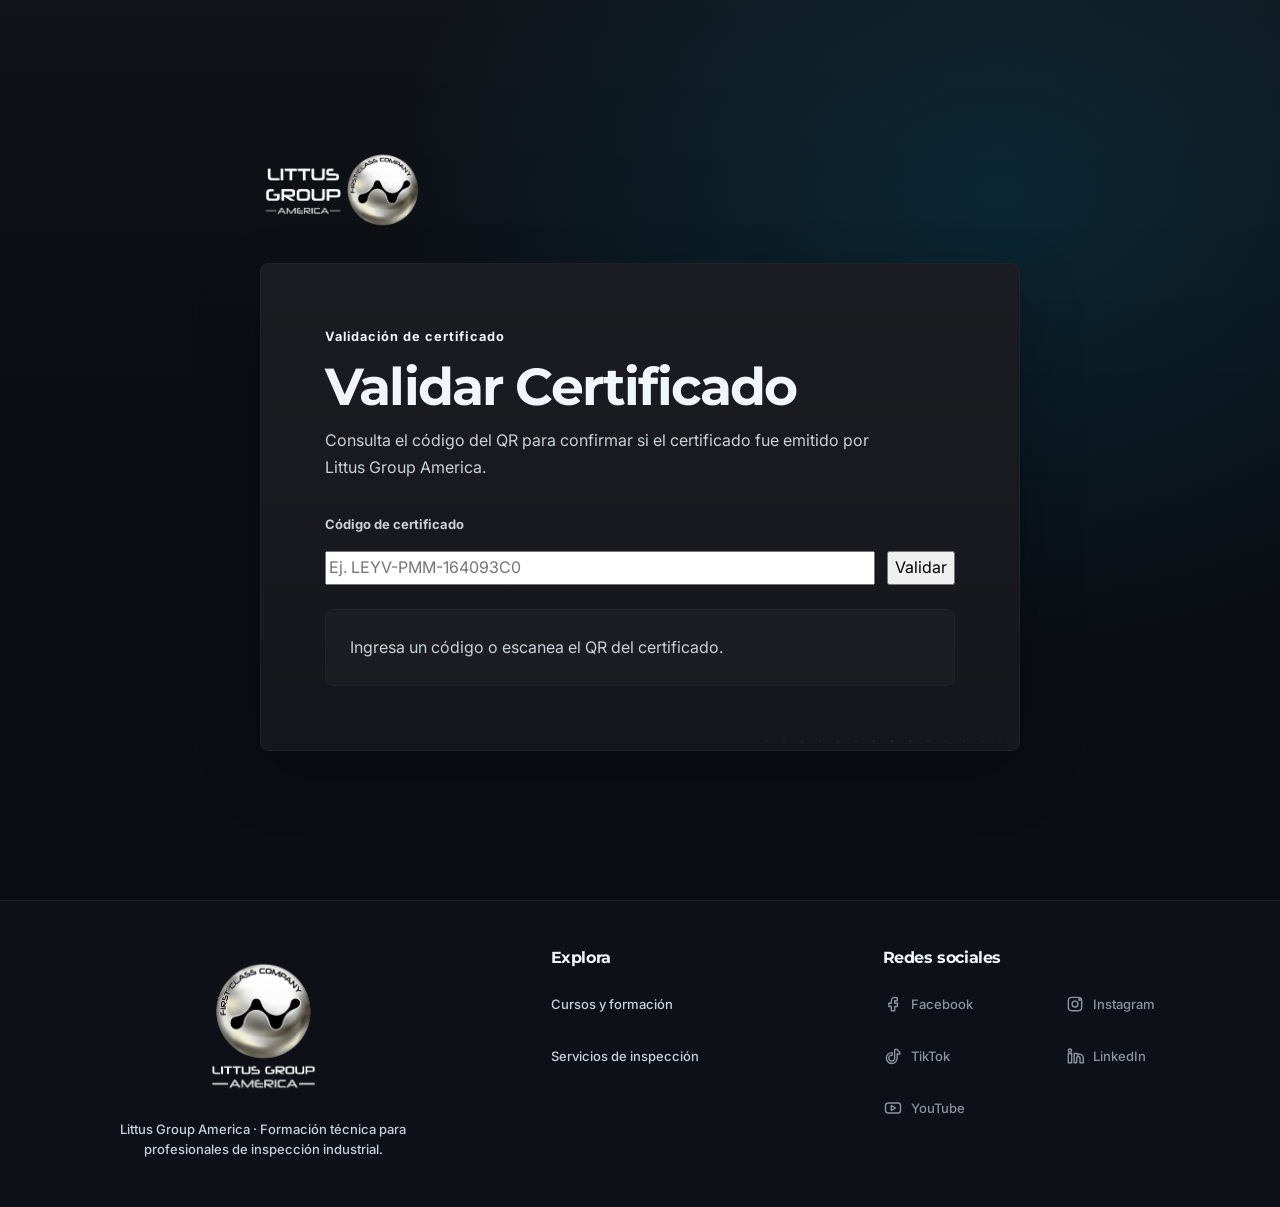
<file: public/validar-certificado.html>
﻿<!doctype html>
<html lang="es">
  <head>
    <meta charset="utf-8" />
    <meta name="viewport" content="width=device-width, initial-scale=1" />
    <meta name="description" content="Verifica la autenticidad de un certificado emitido por Littus Group America mediante su código." />
    <title>Validar Certificado | Littus Group America</title>
    <link rel="icon" href="brand/assets/logo.ico" />
    <link rel="preconnect" href="https://fonts.googleapis.com" />
    <link rel="preconnect" href="https://fonts.gstatic.com" crossorigin />
    <link href="https://fonts.googleapis.com/css2?family=Inter:wght@400;500;600;700;800&family=Montserrat:wght@600;700;800&display=swap" rel="stylesheet" />
    <link rel="stylesheet" href="brand/tokens.css" />
    <link rel="stylesheet" href="styles.css" />
  </head>
  <body class="validation-page">
    <main class="validation-shell" aria-labelledby="validation-title">
      <img class="validation-logo" src="brand/assets/logo-dark2.png" alt="ECCIA, Littus Group America" width="300" height="112" />
      <section class="validation-card" id="validar-certificado">
        <p class="section-eyebrow">Validación de certificado</p>
        <h1 id="validation-title">Validar Certificado</h1>
        <p>Consulta el código del QR para confirmar si el certificado fue emitido por Littus Group America.</p>

        <form class="validation-form" id="validation-form">
          <label for="code">Código de certificado</label>
          <div class="validation-form__row">
            <input class="input" id="code" name="code" type="text" autocomplete="off" placeholder="Ej. LEYV-PMM-164093C0" required />
            <button class="btn-primary" type="submit">Validar</button>
          </div>
        </form>

        <div class="validation-result" id="validation-result" role="status" tabindex="-1">
          Ingresa un código o escanea el QR del certificado.
        </div>
      </section>
    </main>

    <!-- Mismo footer que index.html y regalos.html, reutilizado verbatim: sin
         colores, logos ni tipografías nuevas. Los identificadores llevan
         prefijo propio para no chocar si alguna vez se comparte marcado. -->
    <footer aria-label="Información de Littus Group America">
      <div class="container footer-inner footer-grid">
        <div class="footer-brand">
          <img
            class="footer-logo"
            src="brand/assets/logo-dark.png"
            alt="ECCIA, división de Littus Group America"
            width="1250"
            height="1251"
            loading="lazy"
          />
          <p>Littus Group America · Formación técnica para profesionales de inspección industrial.</p>
        </div>

        <nav class="footer-navigation" aria-label="Sitios de Littus Group">
          <h2>Explora</h2>
          <ul>
            <li><a href="https://cursos.littusgroup.com" target="_blank" rel="noopener noreferrer">Cursos y formación</a></li>
            <li><a href="https://littusgroup.com" target="_blank" rel="noopener noreferrer">Servicios de inspección</a></li>
          </ul>
        </nav>

        <div class="footer-socials" aria-labelledby="validation-footer-socials-title">
          <h2 id="validation-footer-socials-title">Redes sociales</h2>
          <ul>
            <li><a class="social-placeholder" href="https://www.facebook.com/profile.php?id=61587063107514" target="_blank" rel="noopener noreferrer" aria-label="Facebook"><svg viewBox="0 0 24 24" aria-hidden="true"><path d="M14 8h3V4.5A15 15 0 0 0 14.4 4C11.8 4 10 5.6 10 8.6V11H7v4h3v5h4v-5h3l.5-4H14V8.8c0-.6.2-.8 0-.8Z"/></svg><span>Facebook</span></a></li>
            <li><a class="social-placeholder" href="https://www.instagram.com/littus_group/" target="_blank" rel="noopener noreferrer" aria-label="Instagram"><svg viewBox="0 0 24 24" aria-hidden="true"><rect x="4" y="4" width="16" height="16" rx="4"/><circle cx="12" cy="12" r="3.5"/><circle cx="17.5" cy="6.5" r="1"/></svg><span>Instagram</span></a></li>
            <li><a class="social-placeholder" href="https://www.tiktok.com/@littus.group.amer" target="_blank" rel="noopener noreferrer" aria-label="TikTok"><svg viewBox="0 0 24 24" aria-hidden="true"><path d="M14 4v10.5a3.5 3.5 0 1 1-3-3.46V8a6.5 6.5 0 1 0 6 6.48V9.2A7 7 0 0 0 20 10V7a4 4 0 0 1-3-3h-3Z"/></svg><span>TikTok</span></a></li>
            <li><a class="social-placeholder" href="https://www.linkedin.com/company/littusgroup/" target="_blank" rel="noopener noreferrer" aria-label="LinkedIn"><svg viewBox="0 0 24 24" aria-hidden="true"><rect x="4" y="9" width="4" height="11"/><circle cx="6" cy="5.5" r="2"/><path d="M11 9h4v1.7A4.5 4.5 0 0 1 22 14.5V20h-4v-5c0-1.5-.7-2.5-2-2.5s-2 1-2 2.5v5h-3V9Z"/></svg><span>LinkedIn</span></a></li>
            <li><a class="social-placeholder" href="https://www.youtube.com/channel/UCc3CD79QwzmX-AVZ5NOx-8Q" target="_blank" rel="noopener noreferrer" aria-label="YouTube"><svg viewBox="0 0 24 24" aria-hidden="true"><rect x="3" y="6" width="18" height="12" rx="3"/><path d="m10 9 5 3-5 3V9Z"/></svg><span>YouTube</span></a></li>
          </ul>
        </div>
      </div>
    </footer>

    <script>
      const form = document.querySelector('#validation-form')
      const input = document.querySelector('#code')
      const result = document.querySelector('#validation-result')

      const params = new URLSearchParams(window.location.search)
      const initialCode = params.get('code')
      if (initialCode) input.value = initialCode

      const renderResult = (message, state = 'idle') => {
        result.dataset.state = state
        result.innerHTML = message
        result.focus()
      }

      const validateCode = async (code) => {
        renderResult('Validando certificado...', 'loading')
        const response = await fetch(`https://dkvuihkwuuocjjsscuso.supabase.co/functions/v1/validate-certificate?code=${encodeURIComponent(code)}`)
        const data = await response.json().catch(() => ({}))

        if (!response.ok) {
          throw new Error(data.error || 'No se pudo validar el certificado.')
        }

        if (!data.valid) {
          renderResult('<strong>Certificado no encontrado</strong><span>Verifica el código o solicita ayuda a ECCIA.</span>', 'invalid')
          return
        }

        // Sin valores por defecto: los datos del curso vienen de eccia_eventos y
        // se omiten si faltan. Un curso equivocado en una validación es peor que
        // uno ausente, porque tergiversa lo que la persona realmente cursó.
        const linea = (texto) => (texto ? `<span>${texto}</span>` : '')

        renderResult(`
          <strong>Certificado válido</strong>
          <span>${data.nombre_completo}</span>
          ${linea(data.event_title)}
          ${linea(data.duration ? `Duración: ${data.duration}` : '')}
          ${linea(data.event_date ? `Fecha: ${data.event_date}` : '')}
          <span>Código: ${data.codigo_certificado}</span>
        `, 'valid')
      }

      form.addEventListener('submit', async (event) => {
        event.preventDefault()
        const code = input.value.trim().toUpperCase()
        if (!code) return
        try {
          await validateCode(code)
        } catch (error) {
          renderResult(`<strong>No pudimos validar</strong><span>${error.message}</span>`, 'error')
        }
      })

      if (initialCode) form.requestSubmit()
    </script>
  </body>
</html>
</file>
<file: public/brand/tokens.css>
/* Sincronizado desde brands/eccia/tokens.json. */
:root {
  --eccia-bg: #0A0E13;
  --eccia-bg-soft: #0D1117;
  --eccia-surface: #111318;
  --eccia-surface-raised: #151922;
  --eccia-border: #1E2329;
  --eccia-border-strong: #2D333B;
  --eccia-accent: #00AEEF;
  --eccia-accent-hover: #1DBFF5;
  --eccia-accent-soft: rgba(0, 174, 239, 0.10);
  --eccia-accent-glow: rgba(0, 174, 239, 0.14);
  --eccia-text: #F0F6FC;
  --eccia-text-soft: #C9D1D9;
  --eccia-muted: #8B949E;
  --eccia-subtle: #6E7681;
  --eccia-success: #3FB950;
  --eccia-warning: #D29922;
  --eccia-error: #F85149;
  --eccia-navy-secondary: #1E3A8A;
  --eccia-fallback-icon-gradient: linear-gradient(145deg, #D8DEE9, #FFFFFF 42%, #A7B0BC);
  --eccia-fallback-icon-text: #0A0E13;
  --font-display: Montserrat, system-ui, sans-serif;
  --font-body: Inter, system-ui, sans-serif;
  --font-detail: Lato, system-ui, sans-serif;
  --eccia-layout-container-max-width: 1200px;
  --eccia-layout-radius: 8px;
  --eccia-layout-radius-pill: 999px;
  --eccia-layout-radius-max-structural: 8px;
  --space-2xs: 4px;
  --space-xs: 8px;
  --space-sm: 12px;
  --space-md: 16px;
  --space-lg: 24px;
  --space-xl: 32px;
  --space-2xl: 48px;
  --space-3xl: 64px;
  --space-4xl: 96px;
}
</file>
<file: public/brand/components.css>
/*
  Componentes de referencia — estética ECCIA.
  Estos snippets ASUMEN que las variables CSS de tokens.json ya están
  generadas en el proyecto (ver apply-brand.sh). No redefinen valores aquí.

  Esto es referencia para copiar/adaptar, no un framework a importar entero.
*/

/* ---------- Logo ---------- */

.brand-mark {
  display: inline-flex;
  align-items: center;
  gap: 0.875rem;
  min-inline-size: max-content;
}

.brand-logo {
  display: block;
  block-size: clamp(2.75rem, 4vw, 4rem);
  inline-size: auto;
  max-inline-size: min(18rem, 42vw);
  object-fit: contain;
  flex: 0 0 auto;
}

.hero .brand-logo {
  block-size: clamp(4.5rem, 8vw, 7rem);
  max-inline-size: min(28rem, 70vw);
}

.brand-icon {
  display: block;
  block-size: clamp(1.75rem, 3vw, 2.5rem);
  inline-size: auto;
  object-fit: contain;
  flex: 0 0 auto;
}

@media (max-width: 640px) {
  .brand-logo {
    block-size: clamp(2.25rem, 10vw, 3rem);
    max-inline-size: 72vw;
  }
  .hero .brand-logo {
    block-size: clamp(3.25rem, 16vw, 5rem);
  }
}

/* Wordmark fallback — usar SOLO si los archivos de logo aún no existen */
.brand-fallback-icon {
  inline-size: 48px;
  block-size: 48px;
  border-radius: 8px;
  display: grid;
  place-items: center;
  background: var(--eccia-fallback-icon-gradient);
  color: var(--eccia-fallback-icon-text);
  font-family: var(--font-display);
  font-weight: 800;
  font-size: 1.125rem;
  letter-spacing: -0.04em;
}

.brand-copy { display: grid; gap: 0.15rem; }

.brand-name {
  font-family: var(--font-display);
  font-weight: 800;
  font-size: 0.92rem;
  letter-spacing: 0.1em;
  text-transform: uppercase;
  color: var(--eccia-text);
  line-height: 1;
}

.brand-owner {
  font-family: var(--font-body);
  font-size: 0.75rem;
  font-weight: 500;
  color: var(--eccia-muted);
  line-height: 1.15;
}

/* ---------- Botones ---------- */

.btn-primary {
  display: inline-flex;
  align-items: center;
  justify-content: center;
  min-height: 44px;
  padding: 0.75rem 1.25rem;
  border: 0;
  border-radius: 8px;
  background: var(--eccia-accent);
  color: #061018;
  font-family: var(--font-body);
  font-size: 0.875rem;
  font-weight: 700;
  line-height: 1;
  text-decoration: none;
  cursor: pointer;
  transition: transform 160ms ease, background 160ms ease, box-shadow 160ms ease;
}
.btn-primary:hover { background: var(--eccia-accent-hover); box-shadow: 0 0 0 4px var(--eccia-accent-soft); }
.btn-primary:active { transform: translateY(1px); }
.btn-primary:focus-visible { outline: 2px solid var(--eccia-accent); outline-offset: 3px; }

.btn-secondary {
  display: inline-flex;
  align-items: center;
  justify-content: center;
  min-height: 44px;
  padding: 0.75rem 1.1rem;
  border: 1px solid var(--eccia-border-strong);
  border-radius: 8px;
  background: rgba(255,255,255,0.02);
  color: var(--eccia-text-soft);
  font-family: var(--font-body);
  font-size: 0.875rem;
  font-weight: 600;
  text-decoration: none;
  cursor: pointer;
  transition: border-color 160ms ease, color 160ms ease, background 160ms ease;
}
.btn-secondary:hover { border-color: rgba(0,174,239,0.42); color: var(--eccia-text); background: rgba(0,174,239,0.05); }
.btn-secondary:focus-visible { outline: 2px solid var(--eccia-accent); outline-offset: 3px; }

/* ---------- Card técnica ---------- */

.tech-card {
  border: 1px solid var(--eccia-border);
  border-radius: 8px;
  background:
    linear-gradient(180deg, rgba(255,255,255,0.035), rgba(255,255,255,0.015)),
    var(--eccia-surface);
  padding: clamp(1.25rem, 3vw, 2rem);
}

/* ---------- Input ---------- */

.field { display: grid; gap: 0.5rem; }
.field label { color: var(--eccia-muted); font-size: 0.75rem; font-weight: 600; }

.input {
  min-height: 44px;
  width: 100%;
  border: 1px solid var(--eccia-border);
  border-radius: 8px;
  background: var(--eccia-bg-soft);
  color: var(--eccia-text);
  font: inherit;
  padding: 0.7rem 0.85rem;
  outline: none;
  transition: border-color 160ms ease, box-shadow 160ms ease;
}
.input::placeholder { color: var(--eccia-subtle); }
.input:focus { border-color: var(--eccia-accent); box-shadow: 0 0 0 3px var(--eccia-accent-soft); }

/* ---------- Section eyebrow ---------- */

.section-eyebrow {
  color: var(--eccia-accent);
  font-size: 0.72rem;
  font-weight: 800;
  letter-spacing: 0.14em;
  text-transform: uppercase;
}

/* ---------- Patrones visuales: orb técnico ---------- */
/* Regla: lado opuesto al contenido, no compite con texto, máx 2 orbs visibles por pantalla, sin multicolor */

.hero-surface {
  background:
    radial-gradient(ellipse 70% 60% at 18% 58%, var(--eccia-accent-glow), transparent 68%),
    radial-gradient(ellipse 42% 38% at 8% 64%, rgba(0,174,239,0.07), transparent 62%),
    var(--eccia-bg);
}

/* ---------- Dot grid técnico ---------- */
/* Regla: usar en hero/fondos amplios, no detrás de texto pequeño sin overlay, no en formularios densos */

.dot-grid {
  position: relative;
  background-image: radial-gradient(circle, rgba(201,209,217,0.16) 1px, transparent 1px);
  background-size: 28px 28px;
}
.dot-grid::after {
  content: "";
  position: absolute;
  inset: 0;
  pointer-events: none;
  background: radial-gradient(ellipse 70% 55% at var(--mx, 22%) var(--my, 55%), rgba(0,174,239,0.11), transparent 66%);
}

/* ---------- Spotlight interactivo ---------- */
/* Regla: solo secciones de impacto, simplificar en mobile, respetar prefers-reduced-motion */

.spotlight { position: relative; overflow: hidden; }
.spotlight::before {
  content: "";
  position: absolute;
  inset: 0;
  pointer-events: none;
  background: radial-gradient(620px circle at var(--mx, 50%) var(--my, 50%), rgba(0,174,239,0.07), transparent 72%);
}
/* JS requerido:
const spotlight = document.querySelector('[data-spotlight]');
if (spotlight) {
  spotlight.addEventListener('pointermove', (event) => {
    const rect = spotlight.getBoundingClientRect();
    spotlight.style.setProperty('--mx', `${event.clientX - rect.left}px`);
    spotlight.style.setProperty('--my', `${event.clientY - rect.top}px`);
  });
}
*/

/* ---------- Línea técnica SVG (timelines, procesos NDT) ---------- */

.trace-path {
  stroke-dasharray: 1000;
  stroke-dashoffset: 1000;
  animation: trace 1.8s cubic-bezier(0.4, 0, 0.2, 1) forwards;
}
@keyframes trace { to { stroke-dashoffset: 0; } }

/* ---------- Motion: accesibilidad obligatoria ---------- */
/* Esto NO es específico de ECCIA — es buena práctica universal.
   Se incluye aquí solo porque los patrones de arriba la requieren. */

@media (prefers-reduced-motion: reduce) {
  *, *::before, *::after {
    animation-duration: 0.001ms !important;
    animation-iteration-count: 1 !important;
    scroll-behavior: auto !important;
    transition-duration: 0.001ms !important;
  }
}
</file>
<file: public/styles.css>
* { box-sizing: border-box; }
html { scroll-behavior: smooth; }
body {
  margin: 0;
  background: var(--eccia-bg);
  color: var(--eccia-text);
  font-family: var(--font-body);
  line-height: 1.7;
  font-synthesis: none;
  -webkit-font-smoothing: antialiased;
  text-rendering: optimizeLegibility;
}
button, input { font: inherit; }
a { color: inherit; }
img { max-width: 100%; height: auto; }
svg { fill: none; stroke: currentColor; stroke-width: 1.7; stroke-linecap: round; stroke-linejoin: round; }
h1, h2, h3, p { margin-top: 0; }
h1, h2, h3 { font-family: var(--font-display); line-height: 1.08; }
h1 { margin-bottom: var(--space-lg); font-size: clamp(2.75rem, 7vw, 4.75rem); letter-spacing: -0.035em; }
h1 span { color: var(--eccia-accent); }
h2 { margin-bottom: var(--space-md); font-size: clamp(2rem, 4vw, 3rem); letter-spacing: -0.025em; }
h3 { margin-bottom: var(--space-xs); font-size: 1.25rem; }
.skip-link { position: fixed; z-index: 100; top: var(--space-md); left: var(--space-md); padding: var(--space-sm) var(--space-md); border-radius: var(--eccia-layout-radius); background: var(--eccia-accent); color: #061018; font-weight: 700; text-decoration: none; transform: translateY(calc(-100% - 2rem)); transition: transform 160ms ease; }
.skip-link:focus { transform: translateY(0); }
:focus-visible { outline: 2px solid var(--eccia-accent); outline-offset: 3px; }
main:focus { outline: none; }
section[id] { scroll-margin-top: 104px; }
.container { width: min(calc(100% - 2rem), var(--eccia-layout-container-max-width)); margin-inline: auto; }
.site-header {
  position: fixed;
  z-index: 10;
  inset: 0 0 auto;
  border-bottom: 1px solid var(--eccia-border);
  background: rgba(10, 14, 19, 0.9);
  backdrop-filter: blur(18px);
}
.header-inner { min-height: 88px; display: flex; align-items: center; justify-content: space-between; gap: var(--space-lg); }
.header-inner .brand-logo { block-size: 68px; }
.hero { position: relative; overflow: hidden; min-height: 100svh; padding: 154px 0 var(--space-3xl); }
.spotlight::before {
  content: "";
  position: absolute;
  inset: -1px;
  pointer-events: none;
  background: radial-gradient(560px circle at var(--mx, 18%) var(--my, 22%), var(--eccia-accent-glow), transparent 46%);
  opacity: .95;
  transition: opacity 180ms ease;
}
.spotlight > * { position: relative; z-index: 1; }
.hero-editorial { position: relative; z-index: 2; display: grid; grid-template-columns: minmax(0, 1fr) minmax(300px, 340px); gap: clamp(var(--space-2xl), 6vw, var(--space-4xl)); align-items: start; }
.hero-copy { min-width: 0; }
.hero-title-lockup { max-width: 920px; margin-top: var(--space-xl); }
.hero-title-lockup h1 { max-width: 920px; margin-bottom: var(--space-lg); }
.hero-lead, .section-heading > p:not(.section-eyebrow), .speaker-lead { color: var(--eccia-text-soft); }
.hero-lead { max-width: 690px; margin-bottom: 0; font-size: clamp(1.05rem, 2vw, 1.2rem); }
.hero-metrics { display: grid; grid-template-columns: repeat(4, minmax(0, 1fr)); gap: var(--space-xs); margin: var(--space-3xl) 0 0; padding: 0; list-style: none; }
.hero-metrics li { display: grid; gap: var(--space-2xs); min-width: 0; padding: var(--space-md); border-radius: var(--eccia-layout-radius); background: rgba(255,255,255,.025); }
.hero-metrics span { color: var(--eccia-muted); font-size: .8rem; font-weight: 600; letter-spacing: .06em; text-transform: uppercase; }
.hero-metrics strong { color: var(--eccia-text); font-size: .9rem; line-height: 1.45; }
.hero .authority-line { margin: var(--space-md) 0 0; }
.benefit-strip { display: flex; flex-wrap: wrap; gap: var(--space-sm) var(--space-lg); margin: 0 0 var(--space-xl); padding: 0; list-style: none; }
.benefit-strip li { display: flex; align-items: center; gap: var(--space-xs); color: var(--eccia-text-soft); font-size: .9rem; font-weight: 600; }
.benefit-strip svg { width: 20px; color: var(--eccia-accent); }
.event-pending { display: inline-grid; gap: 2px; margin-bottom: var(--space-md); padding: var(--space-sm) var(--space-md); border-left: 2px solid var(--eccia-accent); background: var(--eccia-accent-soft); }
.section-eyebrow, .event-pending span, .form-kicker { font-family: var(--font-body); font-size: .8rem; font-weight: 700; line-height: 1.4; letter-spacing: .08em; }
.event-pending span, .form-kicker { color: var(--eccia-accent); text-transform: uppercase; }
.event-pending strong { color: var(--eccia-text-soft); font-size: .85rem; }
.authority-line { margin: 0; color: var(--eccia-text-soft); font-family: var(--font-body); font-size: .875rem; font-weight: 500; line-height: 1.55; }
.registration-rail { position: relative; align-self: stretch; padding-left: var(--space-xl); }
.registration-rail::before { content: "REGISTRO"; display: block; margin-bottom: var(--space-3xl); color: var(--eccia-muted); font-size: .8rem; font-weight: 700; letter-spacing: .14em; }
.registration-card { position: sticky; top: 124px; padding: var(--space-xl); border-radius: var(--eccia-layout-radius); background: var(--eccia-surface); box-shadow: 0 24px 64px rgba(0,0,0,.2); }
.registration-card h2 { margin-bottom: var(--space-xs); font-size: 1.75rem; }
.registration-card > p:not(.form-kicker) { color: var(--eccia-muted); }
form { display: grid; gap: var(--space-md); margin-top: var(--space-lg); }
.submit-button { width: 100%; gap: var(--space-xs); }
.submit-button svg { width: 20px; }
.submit-button:disabled { cursor: wait; opacity: .68; }
.field label { color: var(--eccia-text-soft); font-family: var(--font-body); font-size: .8125rem; font-weight: 600; line-height: 1.4; }
.required-mark { color: var(--eccia-accent); }
.field-help { margin: calc(var(--space-2xs) * -1) 0 0; color: var(--eccia-muted); font-size: .8rem; line-height: 1.45; }
.field-help--emphasis { margin-top: var(--space-2xs); padding: var(--space-xs) var(--space-sm); border-left: 2px solid var(--eccia-accent); border-radius: 0 4px 4px 0; background: var(--eccia-accent-soft); color: var(--eccia-text-soft); font-size: .825rem; font-weight: 600; }
.consent-field { display: grid; grid-template-columns: 20px 1fr; gap: var(--space-sm); align-items: start; color: var(--eccia-text-soft); font-family: var(--font-body); font-size: .8125rem; font-weight: 400; line-height: 1.55; cursor: pointer; }
.consent-field input { width: 18px; height: 18px; margin: 2px 0 0; accent-color: var(--eccia-accent); cursor: pointer; }
.consent-field:focus-within { color: var(--eccia-text); }
.form-note, .form-status { margin: 0; color: var(--eccia-text-soft); font-family: var(--font-body); font-size: .8125rem; font-weight: 500; line-height: 1.55; text-align: center; }
.form-status { margin-top: var(--space-lg); padding: var(--space-lg); border: 1px solid var(--eccia-success); border-radius: var(--eccia-layout-radius); color: var(--eccia-text-soft); background: rgba(63,185,80,.08); }
.form-status strong { display: block; color: var(--eccia-success); }
.form-status[data-state="error"] { border-color: var(--eccia-error); background: rgba(248,81,73,.08); }
.form-status[data-state="error"] strong { color: var(--eccia-error); }
.section { position: relative; padding: clamp(var(--space-3xl), 8vw, var(--space-4xl)) 0; }
.section-alt { border-block: 1px solid var(--eccia-border); background: linear-gradient(90deg, rgba(255,255,255,.012), transparent 40%), var(--eccia-bg-soft); }
.split-layout, .faq-layout { display: grid; grid-template-columns: minmax(260px, .7fr) minmax(0, 1.3fr); gap: clamp(var(--space-2xl), 8vw, var(--space-4xl)); }
.section-heading { max-width: 560px; }
.section-heading .btn-primary { margin-top: var(--space-md); }
.centered { margin: 0 auto var(--space-2xl); text-align: center; }
.topic-list { margin: 0; padding: 0; list-style: none; border-top: 1px solid var(--eccia-border); }
.topic-list li { display: grid; grid-template-columns: 48px 1fr; gap: var(--space-lg); padding: var(--space-xl) var(--space-md); border-bottom: 1px solid var(--eccia-border); transition: background 160ms ease, border-color 160ms ease; }
.topic-list li:hover { border-color: var(--eccia-border-strong); background: var(--eccia-accent-soft); }
.topic-list span { color: var(--eccia-accent); font-family: var(--font-body); font-size: .8125rem; font-weight: 700; line-height: 1.5; }
.topic-list p { margin: 0; color: var(--eccia-muted); }
.card-grid { position: relative; display: grid; grid-template-columns: repeat(3, 1fr); gap: var(--space-lg); }
.card-grid .tech-card { background: var(--eccia-surface); }
.takeaway-card { position: relative; min-height: 280px; display: flex; flex-direction: column; align-items: flex-start; padding: var(--space-xl); transition: background 160ms ease; }
.takeaway-card:hover { background: var(--eccia-surface-raised); }
.takeaway-card > svg { width: 36px; margin-bottom: var(--space-lg); color: var(--eccia-accent); }
.takeaway-card p { margin: auto 0 0; color: var(--eccia-text-soft); }
.section-cta { margin-top: var(--space-xl); text-align: center; }
.instructor-section { position: relative; overflow: hidden; border-block: 1px solid var(--eccia-border); background: radial-gradient(ellipse 55% 45% at 12% 38%, var(--eccia-accent-glow), transparent 72%), var(--eccia-bg-soft); }
.instructor-intro { display: grid; grid-template-columns: minmax(0, .8fr) minmax(300px, 1.2fr); gap: var(--space-3xl); align-items: end; margin-bottom: var(--space-2xl); }
.instructor-intro .section-eyebrow { grid-column: 1 / -1; margin-bottom: calc(var(--space-2xl) * -1); }
.instructor-intro h2 { margin-bottom: 0; }
.speaker-lead { max-width: 680px; margin-bottom: 0; font-size: 1.05rem; line-height: 1.75; }
.speaker-layout { display: grid; grid-template-columns: minmax(300px, .72fr) minmax(0, 1.28fr); gap: clamp(var(--space-xl), 5vw, var(--space-3xl)); align-items: start; }
.speaker-media { display: grid; gap: var(--space-lg); align-content: start; }
.speaker-photo { position: relative; min-height: 540px; margin: 0; overflow: hidden; border: 0; border-radius: var(--eccia-layout-radius); background: transparent; }
.speaker-photo::after { content: none; }
.speaker-photo img { display: block; width: 100%; height: 100%; min-height: 540px; object-fit: cover; object-position: center top; }
.speaker-identity { position: absolute; z-index: 1; inset: auto var(--space-lg) var(--space-lg); display: grid; gap: var(--space-2xs); }
.speaker-identity strong { color: var(--eccia-text); font-family: var(--font-display); font-size: 1.25rem; }
.speaker-identity span { color: var(--eccia-text-soft); font-size: .875rem; font-weight: 500; }
.instructor-logos { display: flex; align-items: center; justify-content: center; gap: var(--space-sm); padding-inline: var(--space-sm); }
.instructor-logos img { width: clamp(190px, 17vw, 260px); height: auto; display: block; object-fit: contain; }
.speaker-content { display: grid; align-content: start; gap: var(--space-xl); }
.speaker-details { border-top: 1px solid var(--eccia-border-strong); }
.speaker-details article { display: grid; grid-template-columns: 42px minmax(130px, .36fr) minmax(0, 1fr); gap: var(--space-lg); align-items: start; padding: var(--space-lg) 0; border-bottom: 1px solid var(--eccia-border); }
.speaker-detail-index { color: var(--eccia-accent); font-size: .8125rem; font-weight: 700; letter-spacing: .08em; }
.speaker-details h3 { margin: 0; color: var(--eccia-text); font-size: 1rem; line-height: 1.45; }
.speaker-details ul { display: grid; gap: var(--space-xs); margin: 0; padding: 0; color: var(--eccia-text-soft); list-style: none; }
.speaker-details li { position: relative; padding-left: var(--space-md); line-height: 1.55; }
.speaker-details li::before { content: ""; position: absolute; top: .7em; left: 0; width: 5px; height: 5px; border-radius: 50%; background: var(--eccia-accent); }
.speaker-action { display: flex; align-items: center; justify-content: space-between; gap: var(--space-lg); margin-top: var(--space-lg); padding-top: var(--space-md); }
.speaker-action p { max-width: 480px; margin: 0; color: var(--eccia-text-soft); }
.speaker-action .btn-primary { flex: 0 0 auto; }
.speaker-action--spaced{ padding-top: 80px;}
.authority-section { overflow: hidden; background: var(--eccia-surface); }
.authority-layout { display: grid; grid-template-columns: minmax(0, 1.1fr) minmax(340px, .9fr); gap: clamp(var(--space-2xl), 6vw, var(--space-4xl)); align-items: center; }
.authority-media { position: relative; min-height: 480px; margin: 0; overflow: hidden; border-radius: var(--eccia-layout-radius); background: var(--eccia-bg-soft); }
.authority-media::after { content: ""; position: absolute; inset: 0; pointer-events: none; background: linear-gradient(180deg, rgba(10,14,19,.04) 32%, rgba(10,14,19,.22) 68%, rgba(10,14,19,.72) 100%); }
.authority-media img { display: block; width: 100%; height: 100%; min-height: 480px; object-fit: cover; object-position: center; }
.authority-copy h2 { max-width: 680px; margin-bottom: var(--space-lg); font-size: clamp(1.9rem, 3.4vw, 2.8rem); }
.authority-copy > p:not(.section-eyebrow) { max-width: 680px; margin: 0; color: var(--eccia-text-soft); }
.authority-action { display: grid; gap: var(--space-lg); justify-items: start; margin-top: var(--space-xl); }
.authority-action p { margin: 0; color: var(--eccia-muted); font-size: .9rem; line-height: 1.6; }
.final-cta { position: relative; overflow: hidden; padding: var(--space-4xl) 0; border-bottom: 1px solid var(--eccia-border); background: radial-gradient(ellipse at center, var(--eccia-accent-glow), transparent 68%), var(--eccia-surface); text-align: center; }
.final-cta-inner { position: relative; z-index: 1; max-width: 800px; }
.final-cta-inner > p:not(.section-eyebrow) { color: var(--eccia-text-soft); }
.pending-inline { font-family: var(--font-body); font-size: .875rem; font-weight: 500; line-height: 1.6; }
.faq-list { border-top: 1px solid var(--eccia-border); }
details { border-bottom: 1px solid var(--eccia-border); transition: background 160ms ease; }
details[open] { background: rgba(255,255,255,.018); }
summary { position: relative; min-height: 64px; display: flex; align-items: center; padding: var(--space-lg) 3.5rem var(--space-lg) var(--space-md); color: var(--eccia-text-soft); font-family: var(--font-display); font-weight: 600; cursor: pointer; list-style: none; }
summary::-webkit-details-marker { display: none; }
summary::after { content: "+"; position: absolute; right: var(--space-md); display: grid; place-items: center; width: 28px; height: 28px; border: 1px solid var(--eccia-border-strong); border-radius: 50%; color: var(--eccia-accent); font-family: var(--font-body); font-size: 1.1rem; line-height: 1; transition: transform 160ms ease, background 160ms ease; }
details[open] summary::after { background: var(--eccia-accent-soft); transform: rotate(45deg); }
details p { max-width: 720px; padding: 0 var(--space-xl) var(--space-lg) var(--space-md); color: var(--eccia-text-soft); }
footer { border-top: 1px solid var(--eccia-border); background: var(--eccia-bg-soft); }
.footer-inner { color: var(--eccia-text-soft); font-family: var(--font-body); font-size: .8125rem; font-weight: 500; line-height: 1.55; }
.footer-grid { display: grid; grid-template-columns: minmax(260px, 1.25fr) minmax(180px, .75fr) minmax(280px, 1fr); gap: clamp(var(--space-xl), 5vw, var(--space-3xl)); padding-block: var(--space-2xl); }
.footer-brand { display: grid; align-content: start; gap: var(--space-md); }
.footer-logo { display: block; justify-self: center; inline-size: auto; block-size: clamp(128px, 12vw, 160px); object-fit: contain; }
.footer-brand p { justify-self: center; text-align: center; }
.footer-inner p { max-width: 360px; margin: 0; }
.footer-navigation h2, .footer-socials h2 { margin: 0 0 var(--space-md); color: var(--eccia-text); font-family: var(--font-display); font-size: 1rem; }
.footer-navigation ul, .footer-socials ul { display: grid; gap: var(--space-xs); margin: 0; padding: 0; list-style: none; }
.footer-navigation a { min-height: 44px; display: inline-flex; align-items: center; color: var(--eccia-text-soft); text-decoration: none; }
.footer-navigation a:hover { color: var(--eccia-accent); }
.footer-socials ul { grid-template-columns: repeat(2, minmax(0, 1fr)); }
.footer-socials a:hover { color: var(--eccia-accent); }
.social-placeholder { min-height: 44px; display: inline-flex; align-items: center; gap: var(--space-xs); color: var(--eccia-muted); cursor: pointer; text-decoration: none;}
.social-placeholder svg { width: 20px; height: 20px; flex: 0 0 auto; fill: none; stroke: currentColor; stroke-linecap: round; stroke-linejoin: round; stroke-width: 1.7; }
.registration-modal { width: min(calc(100% - 32px), 620px); max-height: calc(100dvh - 32px); margin: auto; padding: 0; overflow: visible; border: 1px solid var(--eccia-border-strong); border-radius: var(--eccia-layout-radius); background: transparent; color: var(--eccia-text); }
.registration-modal::backdrop { background: rgba(0,0,0,.72); }
.registration-modal__dialog { position: relative; display: grid; gap: var(--space-md); padding: clamp(var(--space-xl), 6vw, var(--space-2xl)); border-radius: var(--eccia-layout-radius); background: var(--eccia-surface-raised); }
.registration-modal__dialog h2 { margin: 0; font-size: clamp(1.75rem, 5vw, 2.5rem); }
.registration-modal__dialog > p:not(.section-eyebrow) { margin: 0; color: var(--eccia-text-soft); line-height: 1.7; }
.registration-modal__close { position: absolute; top: var(--space-md); right: var(--space-md); width: 44px; height: 44px; display: grid; place-items: center; border: 1px solid var(--eccia-border); border-radius: var(--eccia-layout-radius); background: var(--eccia-bg-soft); color: var(--eccia-text-soft); cursor: pointer; }
.registration-modal__close:hover { border-color: var(--eccia-accent); color: var(--eccia-text); }
.registration-modal__close svg { width: 20px; height: 20px; fill: none; stroke: currentColor; stroke-linecap: round; stroke-width: 2; }
.registration-modal__actions { display: grid; gap: var(--space-sm); margin-top: var(--space-sm); }
.registration-modal__actions a { width: 100%; min-height: 48px; text-align: center; }
.registration-modal[open] { animation: modal-enter 180ms ease-out; }
@keyframes modal-enter { from { opacity: 0; transform: translateY(8px); } to { opacity: 1; transform: translateY(0); } }
.claim-page { min-height: 100svh; background: var(--eccia-bg); }
.claim-header { border-bottom: 1px solid var(--eccia-border); background: rgba(10,14,19,.9); }
.claim-header__inner { min-height: 88px; display: flex; align-items: center; }
.claim-header .brand-logo { block-size: 68px; inline-size: auto; }
.claim-main { padding: 0 0 var(--space-4xl); }
.claim-hero { position: relative; overflow: hidden; padding: clamp(112px, 14vw, 160px) 0 clamp(var(--space-3xl), 8vw, var(--space-4xl)); background: radial-gradient(ellipse 70% 55% at 12% 24%, var(--eccia-accent-glow), transparent 68%), var(--eccia-bg); }
.claim-hero.spotlight::before { background: radial-gradient(640px circle at var(--mx, 18%) var(--my, 28%), rgba(0,174,239,.18), transparent 48%); }
.claim-layout { display: grid; grid-template-columns: minmax(0, 1fr) minmax(300px, 420px); gap: clamp(var(--space-2xl), 7vw, var(--space-4xl)); align-items: center; }
.claim-copy { max-width: 740px; }
.claim-copy > p:not(.section-eyebrow) { color: var(--eccia-text-soft); font-size: clamp(1.05rem, 2vw, 1.2rem); }
.claim-summary { display: grid; gap: var(--space-xs); max-width: 520px; margin-top: var(--space-xl); padding: var(--space-lg); border: 1px solid var(--eccia-border); border-radius: var(--eccia-layout-radius); background: rgba(255,255,255,.025); }
.claim-summary p { margin: 0; color: var(--eccia-text-soft); font-size: .9rem; }
.claim-summary strong { color: var(--eccia-text); }
.claim-card { padding: var(--space-xl); border: 1px solid var(--eccia-border); border-radius: var(--eccia-layout-radius); background: var(--eccia-surface); box-shadow: 0 24px 64px rgba(0,0,0,.2); }
.claim-card h2 { margin-bottom: var(--space-xs); font-size: 1.75rem; }
.claim-card > p:not(.form-kicker) { color: var(--eccia-muted); }
.gift-feature { display: grid; grid-template-columns: minmax(240px, .8fr) minmax(0, 1.2fr); gap: clamp(var(--space-2xl), 6vw, var(--space-4xl)); align-items: center; }
.gift-feature + .gift-feature { margin-top: clamp(var(--space-3xl), 8vw, var(--space-4xl)); }
.gift-feature--reverse .gift-feature__media { order: 2; }
/* The cover art is a dark poster on a dark page background, so the frame
   needs its own border + radial cyan glow behind the image or the whole
   thing visually disappears into the section background. */
.gift-feature__media { margin: 0; display: grid; place-items: center; padding: var(--space-2xl); border: 1px solid rgba(0,174,239,.32); border-radius: var(--eccia-layout-radius); background: radial-gradient(ellipse 70% 65% at 50% 32%, rgba(0,174,239,.16), transparent 72%), var(--eccia-bg-soft); box-shadow: 0 28px 80px rgba(0,0,0,.35); }
.gift-feature__media img { display: block; width: 100%; max-width: 240px; height: auto; border-radius: calc(var(--eccia-layout-radius) - 4px); box-shadow: 0 0 0 1px rgba(0,174,239,.24), 0 24px 60px rgba(0,0,0,.5); }
.gift-feature__index { margin: 0 0 var(--space-xs); color: var(--eccia-accent); font-family: var(--font-body); font-size: .8125rem; font-weight: 700; letter-spacing: .1em; text-transform: uppercase; }
.gift-feature__copy > p:not(.gift-feature__index) { color: var(--eccia-text-soft); }
.gift-feature .btn-primary { display: inline-flex; margin-top: var(--space-lg); }
.course-next { overflow: hidden; padding: clamp(var(--space-3xl), 8vw, var(--space-4xl)) 0; background: radial-gradient(ellipse 65% 55% at 84% 36%, rgba(0,174,239,.18), transparent 72%), linear-gradient(180deg, var(--eccia-bg), var(--eccia-bg-soft)); }
.course-next__layout { display: grid; grid-template-columns: minmax(0, 1.05fr) minmax(320px, .95fr); gap: clamp(var(--space-2xl), 6vw, var(--space-4xl)); align-items: center; }
.course-next__media { position: relative; min-height: 520px; margin: 0; overflow: hidden; border: 1px solid var(--eccia-border-strong); border-radius: var(--eccia-layout-radius); background: var(--eccia-bg-soft); box-shadow: 0 28px 80px rgba(0,0,0,.28); }
.course-next__media::after { content: ""; position: absolute; z-index: 1; inset: 0; pointer-events: none; background: linear-gradient(180deg, rgba(0,0,0,.18) 0%, rgba(0,0,0,.46) 52%, rgba(0,0,0,.88) 100%); }
.course-next__media img { position: relative; z-index: 0; display: block; width: 100%; height: 100%; min-height: 520px; object-fit: cover; object-position: center; }
.course-next__copy > p:not(.section-eyebrow) { color: var(--eccia-text-soft); }
.course-next__discount { display: grid; gap: var(--space-2xs); margin-top: var(--space-lg); padding: var(--space-md); border: 1px solid rgba(0,174,239,.42); border-radius: var(--eccia-layout-radius); background: var(--eccia-accent-soft); }
.course-next__discount strong { color: var(--eccia-accent); font-family: var(--font-display); font-size: clamp(1.35rem, 3vw, 2rem); line-height: 1; }
.course-next__discount span { color: var(--eccia-text-soft); font-size: .92rem; }
.course-next__actions { display: flex; flex-wrap: wrap; gap: var(--space-sm); margin-top: var(--space-xl); }
.replay-section { overflow: hidden; border-block: 1px solid var(--eccia-border); background: radial-gradient(ellipse 60% 55% at 14% 30%, rgba(0,174,239,.14), transparent 70%), var(--eccia-bg-soft); }
.replay-layout { display: grid; grid-template-columns: minmax(0, 1.15fr) minmax(300px, .85fr); gap: clamp(var(--space-2xl), 6vw, var(--space-4xl)); align-items: center; }
.replay-media { position: relative; width: 100%; aspect-ratio: 16 / 9; overflow: hidden; border: 1px solid var(--eccia-border-strong); border-radius: var(--eccia-layout-radius); background: #000; box-shadow: 0 28px 80px rgba(0,0,0,.32); }
.replay-media iframe { position: absolute; inset: 0; width: 100%; height: 100%; border: 0; }
.replay-copy > p:not(.section-eyebrow) { color: var(--eccia-text-soft); }
.replay-actions { display: flex; flex-wrap: wrap; gap: var(--space-sm); margin-top: var(--space-xl); }
.validation-page {
  min-height: 100svh;
  background:
    radial-gradient(ellipse 70% 55% at 78% 16%, var(--eccia-accent-glow), transparent 68%),
    linear-gradient(180deg, rgba(255,255,255,.025), transparent 34%),
    var(--eccia-bg);
}
.validation-shell {
  width: min(calc(100% - 2rem), 760px);
  min-height: 100svh;
  margin-inline: auto;
  padding: clamp(var(--space-2xl), 7vw, var(--space-4xl)) 0;
  display: grid;
  align-content: center;
  gap: var(--space-xl);
}
.validation-logo {
  display: block;
  block-size: clamp(56px, 8vw, 82px);
  inline-size: auto;
}
.validation-card {
  position: relative;
  overflow: hidden;
  padding: clamp(var(--space-xl), 5vw, var(--space-3xl));
  border: 1px solid var(--eccia-border);
  border-radius: var(--eccia-layout-radius);
  background:
    linear-gradient(180deg, rgba(255,255,255,.04), rgba(255,255,255,.015)),
    var(--eccia-surface);
  box-shadow: 0 24px 64px rgba(0,0,0,.24);
}
.validation-card::after {
  content: "";
  position: absolute;
  inset: auto -20% -38% 44%;
  height: 220px;
  pointer-events: none;
  background-image: radial-gradient(circle, rgba(201,209,217,.16) 1px, transparent 1px);
  background-size: 18px 18px;
  mask-image: radial-gradient(ellipse at center, #000 0 42%, transparent 72%);
  opacity: .55;
}
.validation-card > * { position: relative; z-index: 1; }
.validation-card h1 {
  margin-bottom: var(--space-sm);
  font-size: clamp(2rem, 6vw, 3.25rem);
}
.validation-card > p:not(.section-eyebrow) {
  max-width: 58ch;
  color: var(--eccia-text-soft);
}
.validation-form { margin-top: var(--space-xl); }
.validation-form label {
  color: var(--eccia-text-soft);
  font-size: .8125rem;
  font-weight: 700;
}
.validation-form__row {
  display: grid;
  grid-template-columns: minmax(0, 1fr) auto;
  gap: var(--space-sm);
}
.validation-result {
  display: grid;
  gap: var(--space-2xs);
  min-height: 72px;
  margin-top: var(--space-lg);
  padding: var(--space-lg);
  border: 1px solid var(--eccia-border);
  border-radius: var(--eccia-layout-radius);
  background: rgba(255,255,255,.025);
  color: var(--eccia-text-soft);
}
.validation-result strong {
  color: var(--eccia-text);
  font-size: 1.05rem;
}
.validation-result span { display: block; }
.validation-result[data-state="valid"] {
  border-color: rgba(63,185,80,.55);
  background: rgba(63,185,80,.08);
}
.validation-result[data-state="valid"] strong { color: var(--eccia-success); }
.validation-result[data-state="invalid"],
.validation-result[data-state="error"] {
  border-color: rgba(248,81,73,.55);
  background: rgba(248,81,73,.08);
}
.validation-result[data-state="invalid"] strong,
.validation-result[data-state="error"] strong { color: var(--eccia-error); }
.validation-result[data-state="loading"] {
  border-color: rgba(0,174,239,.45);
  background: var(--eccia-accent-soft);
}
/* Generic registration page (inscripcion.html?evento=). Brand tokens only;
   the card, inputs, consent and status reuse the landing components. */
.visually-hidden { position: absolute; inline-size: 1px; block-size: 1px; margin: -1px; padding: 0; overflow: hidden; clip-path: inset(50%); white-space: nowrap; border: 0; }
.inscripcion-page {
  min-height: 100svh;
  background:
    radial-gradient(ellipse 70% 55% at 78% 16%, var(--eccia-accent-glow), transparent 68%),
    linear-gradient(180deg, rgba(255,255,255,.025), transparent 34%),
    var(--eccia-bg);
}
.inscripcion-shell { width: min(calc(100% - 2rem), var(--eccia-layout-container-max-width)); margin-inline: auto; padding: clamp(var(--space-2xl), 7vw, var(--space-4xl)) 0; }
.inscripcion-card { background: var(--eccia-surface); box-shadow: 0 24px 64px rgba(0,0,0,.24); }
.inscripcion-evento h1 { margin-bottom: var(--space-sm); font-size: clamp(2rem, 6vw, 3.25rem); overflow-wrap: anywhere; }
.inscripcion-resumen { max-width: 58ch; margin: 0; color: var(--eccia-text-soft); }
.inscripcion-datos { display: flex; flex-wrap: wrap; gap: var(--space-sm) var(--space-xl); margin: var(--space-lg) 0 0; }
.inscripcion-datos dt { color: var(--eccia-muted); font-size: .8rem; font-weight: 600; letter-spacing: .08em; text-transform: uppercase; }
.inscripcion-datos dd { margin: 0; color: var(--eccia-text); font-weight: 500; }
.inscripcion-contenido { margin-top: var(--space-xl); padding-top: var(--space-xl); border-top: 1px solid var(--eccia-border); }
.inscripcion-contenido form { display: grid; gap: var(--space-xl); margin-top: 0; }
.inscripcion-aviso { display: grid; gap: var(--space-2xs); margin: 0; padding: var(--space-lg); border: 1px solid var(--eccia-border); border-radius: var(--eccia-layout-radius); background: rgba(255,255,255,.025); color: var(--eccia-text-soft); }
.inscripcion-aviso strong { color: var(--eccia-text); }
.inscripcion-nota { margin: 0; color: var(--eccia-muted); font-size: .875rem; }
.field-label { margin: 0; color: var(--eccia-text-soft); font-family: var(--font-body); font-size: .8125rem; font-weight: 600; line-height: 1.4; }
.field-error { margin: 0; color: var(--eccia-error); font-size: .8125rem; font-weight: 600; line-height: 1.45; }
.input[aria-invalid="true"] { border-color: var(--eccia-error); }
/* Turnstile's widget is 65px tall; reserving it avoids a layout shift. */
.challenge-slot { min-height: 65px; }
.challenge-slot:focus-visible { outline: 2px solid var(--eccia-accent); outline-offset: 3px; }
.inscripcion-exito { margin-top: 0; }
.inscripcion-exito h2 { margin: 0; color: var(--eccia-success); font-size: 1.5rem; }
.inscripcion-exito h2:focus { outline: none; }
/* Form groups: one column on phones, two from 640px for short paired fields. */
.form-group { min-width: 0; margin: 0; padding: 0; border: 0; }
.form-group legend { float: left; inline-size: 100%; margin: 0 0 var(--space-md); padding: 0; color: var(--eccia-text); font-family: var(--font-display); font-size: 1.125rem; font-weight: 700; line-height: 1.3; }
.form-group legend + .form-group__fields { clear: both; }
.form-group__fields { display: grid; grid-template-columns: minmax(0, 1fr); gap: var(--space-lg); }
.form-group__fields > * { min-width: 0; }
/* Paired fields share a row height; keep label and input at the top instead of stretching. */
.form-group__fields > .field { align-content: start; }
.inscripcion-page .input[type="file"] { padding-block: 0.45rem; color: var(--eccia-text-soft); cursor: pointer; }
.inscripcion-page .input[type="file"]::file-selector-button { margin-right: var(--space-sm); padding: 0.45rem 0.9rem; border: 1px solid var(--eccia-border); border-radius: 6px; background: var(--eccia-surface); color: var(--eccia-text); font: inherit; font-weight: 600; cursor: pointer; transition: border-color 160ms ease; }
.inscripcion-page .input[type="file"]:hover::file-selector-button { border-color: var(--eccia-accent); }
.photo-preview { inline-size: 120px; block-size: 120px; object-fit: cover; border: 1px solid var(--eccia-border); border-radius: var(--eccia-layout-radius); background: var(--eccia-bg-soft); }
.photo-preview[hidden] { display: none; }
@media (min-width: 640px) {
  .form-group__fields { grid-template-columns: repeat(2, minmax(0, 1fr)); gap: var(--space-lg) var(--space-lg); }
  .form-group__fields > .field--full { grid-column: 1 / -1; }
}
/* Wide screens: event summary on the left (sticky when it fits), form on the right. */
@media (min-width: 960px) {
  .inscripcion-layout { display: grid; grid-template-columns: minmax(0, 5fr) minmax(0, 7fr); gap: var(--space-2xl); align-items: start; }
  .inscripcion-layout .inscripcion-evento { position: sticky; top: var(--space-lg); }
  .inscripcion-layout .inscripcion-contenido { margin-top: 0; padding-top: 0; border-top: 0; }
}
@media (min-width: 960px) and (max-height: 520px) {
  .inscripcion-layout .inscripcion-evento { position: static; }
}
.mobile-cta { display: none; }
@media (max-width: 900px) {
  .hero-editorial, .split-layout, .faq-layout, .speaker-layout, .footer-grid, .claim-layout, .course-next__layout, .gift-feature, .replay-layout { grid-template-columns: 1fr; }
  .gift-feature--reverse .gift-feature__media { order: initial; }
  .gift-feature__media img { max-width: 200px; }
  .hero-editorial, .split-layout, .faq-layout, .speaker-layout { gap: var(--space-3xl); }
  .hero { min-height: auto; }
  .registration-rail { padding: var(--space-xl) 0 0; }
  .registration-rail::before { margin-bottom: var(--space-lg); }
  .registration-card { position: relative; top: auto; max-width: 680px; }
  .claim-card { max-width: 680px; }
  .hero-metrics { grid-template-columns: repeat(2, minmax(0, 1fr)); }
  .instructor-intro { grid-template-columns: 1fr; gap: var(--space-md); }
  .instructor-intro .section-eyebrow { grid-column: auto; margin-bottom: 0; }
  .authority-layout { grid-template-columns: 1fr; }
  .authority-media, .authority-media img { min-height: 420px; }
  .card-grid { grid-template-columns: 1fr; }
  .resource-grid { grid-template-columns: 1fr; }
  .takeaway-card { min-height: 0; }
  .speaker-photo, .speaker-photo img { min-height: 500px; }
  .instructor-logos { justify-content: center; }
}
@media (max-width: 680px) {
  .header-inner { min-height: 76px; }
  .header-inner .brand-logo { block-size: 40px; }
  .claim-header .brand-logo { block-size: 44px; }
  .header-cta { display: none; }
  .hero { padding: 118px 0 var(--space-3xl); }
  .hero-title-lockup { margin-top: var(--space-lg); }
  .hero-metrics { grid-template-columns: 1fr; }
  .registration-rail { margin-top: var(--space-md); }
  .section { padding: var(--space-3xl) 0; }
  .benefit-strip { display: grid; grid-template-columns: 1fr; gap: var(--space-sm); }
  .event-pending { width: 100%; }
  .topic-list li { grid-template-columns: 36px 1fr; gap: var(--space-sm); padding-inline: 0; }
  .takeaway-card { min-height: 0; }
  .speaker-photo, .speaker-photo img { min-height: 400px; }
  .instructor-logos { gap: var(--space-2xs); padding-inline: var(--space-lg); }
  .instructor-logos img { width: min(44vw, 210px); }
  .speaker-details article { grid-template-columns: 36px 1fr; gap: var(--space-sm); }
  .speaker-details ul { grid-column: 2; }
  .speaker-action { align-items: stretch; flex-direction: column; }
  .speaker-action .btn-primary { width: 100%; }
  .authority-media, .authority-media img { min-height: 300px; }
  .course-next__media, .course-next__media img { min-height: 320px; }
  .course-next__actions .btn-primary, .course-next__actions .btn-secondary { width: 100%; }
  .replay-actions .btn-primary, .replay-actions .btn-secondary { width: 100%; }
  .validation-form__row { grid-template-columns: 1fr; }
  .validation-form__row .btn-primary { width: 100%; }
  .authority-action .btn-primary { width: 100%; }
  .footer-socials ul { grid-template-columns: 1fr; }
  body { padding-bottom: calc(80px + env(safe-area-inset-bottom, 0px)); }
  .mobile-cta { position: fixed; z-index: 20; right: var(--space-md); bottom: calc(var(--space-md) + env(safe-area-inset-bottom, 0px)); left: var(--space-md); min-height: 48px; display: inline-flex; align-items: center; justify-content: center; border-radius: var(--eccia-layout-radius); background: var(--eccia-accent); color: #061018; font-weight: 700; text-decoration: none; box-shadow: 0 12px 36px rgba(0,0,0,.42); }
}
@media (prefers-reduced-motion: reduce) {
  html { scroll-behavior: auto; }
  .registration-modal[open] { animation: none; }
}
</file>
